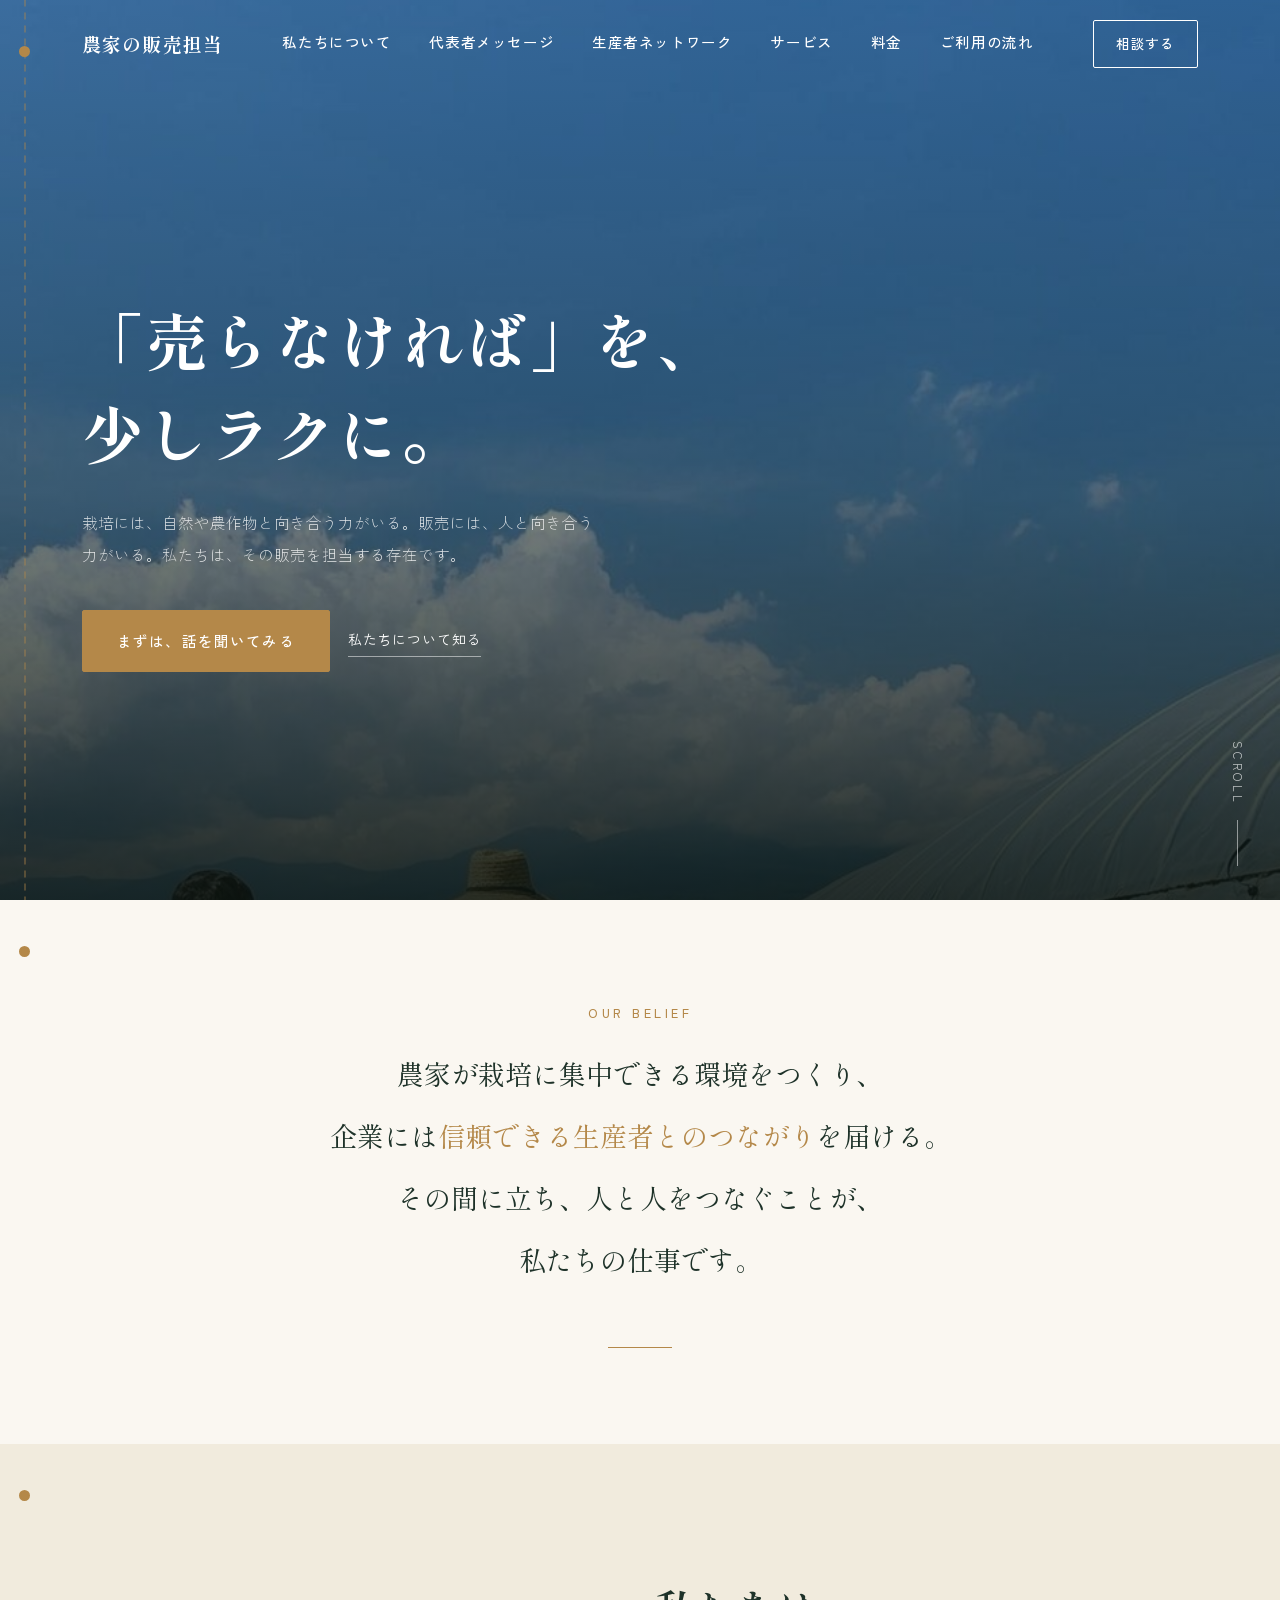
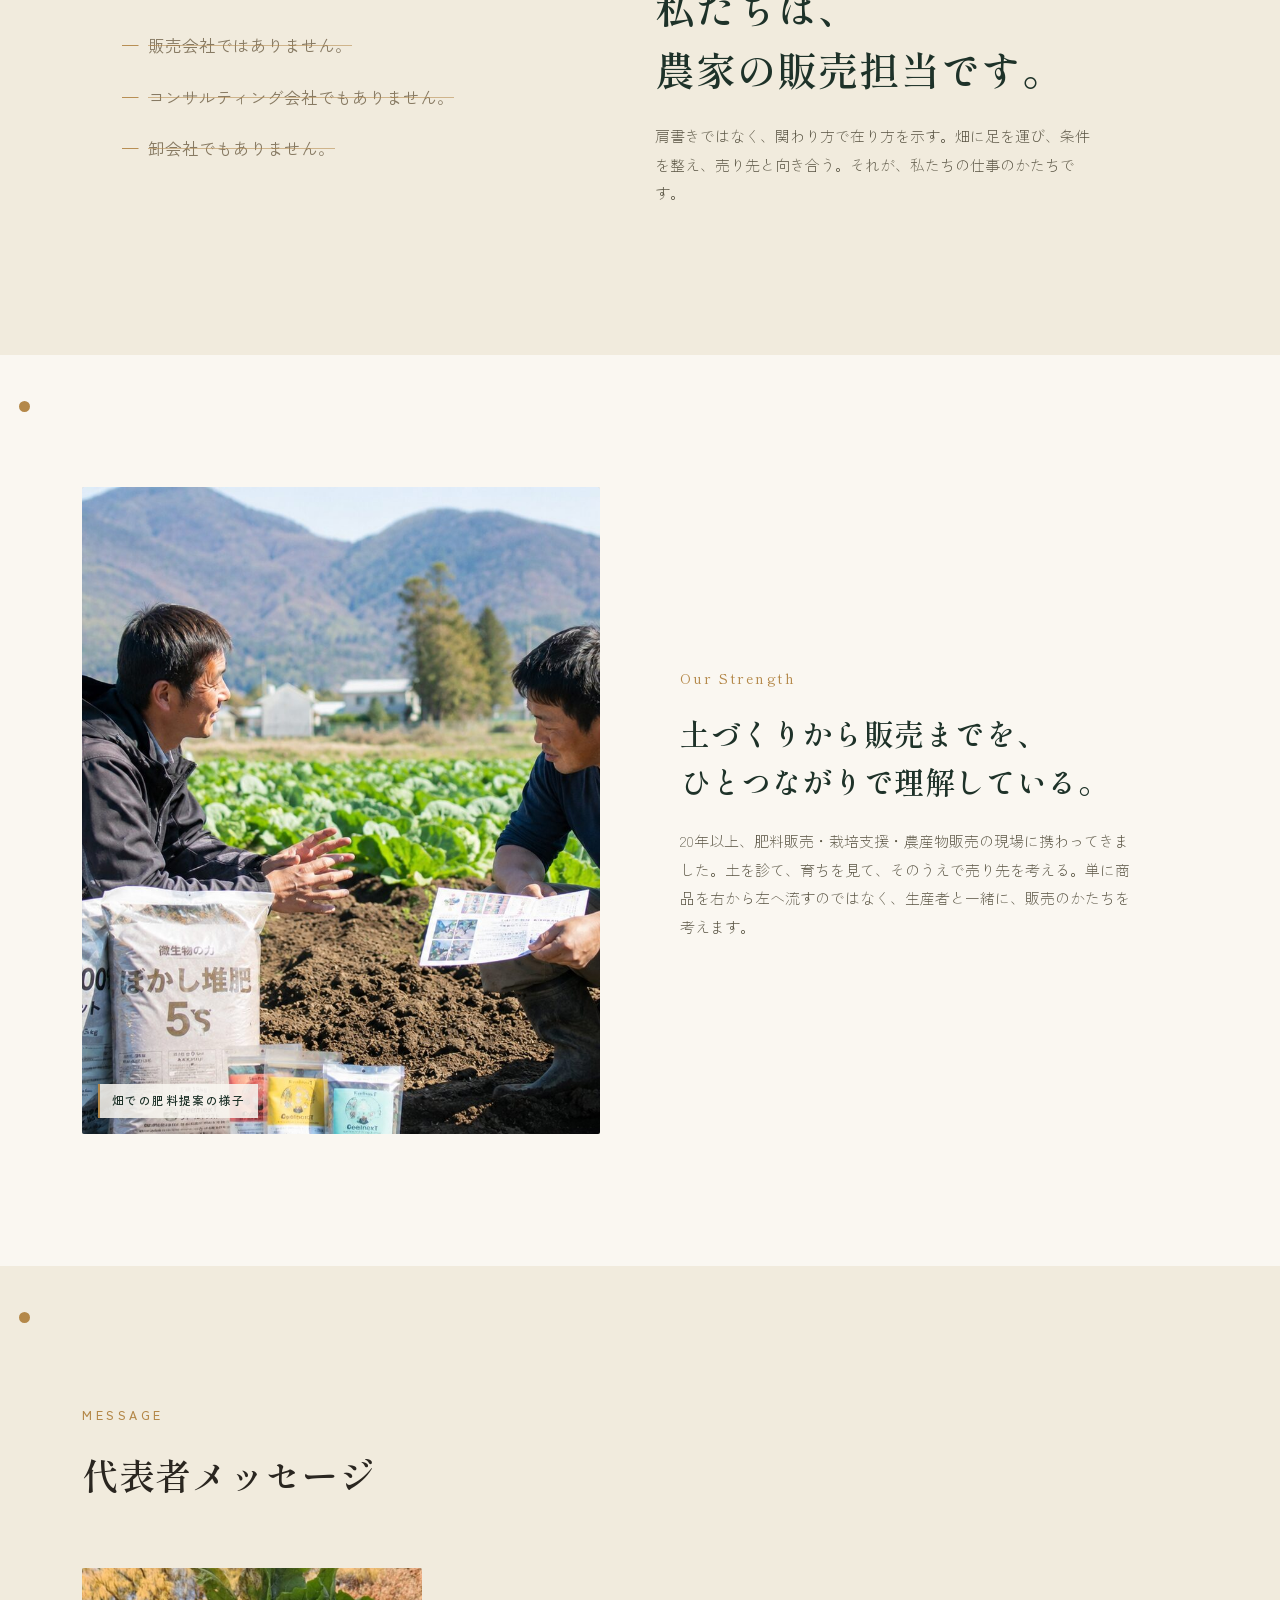
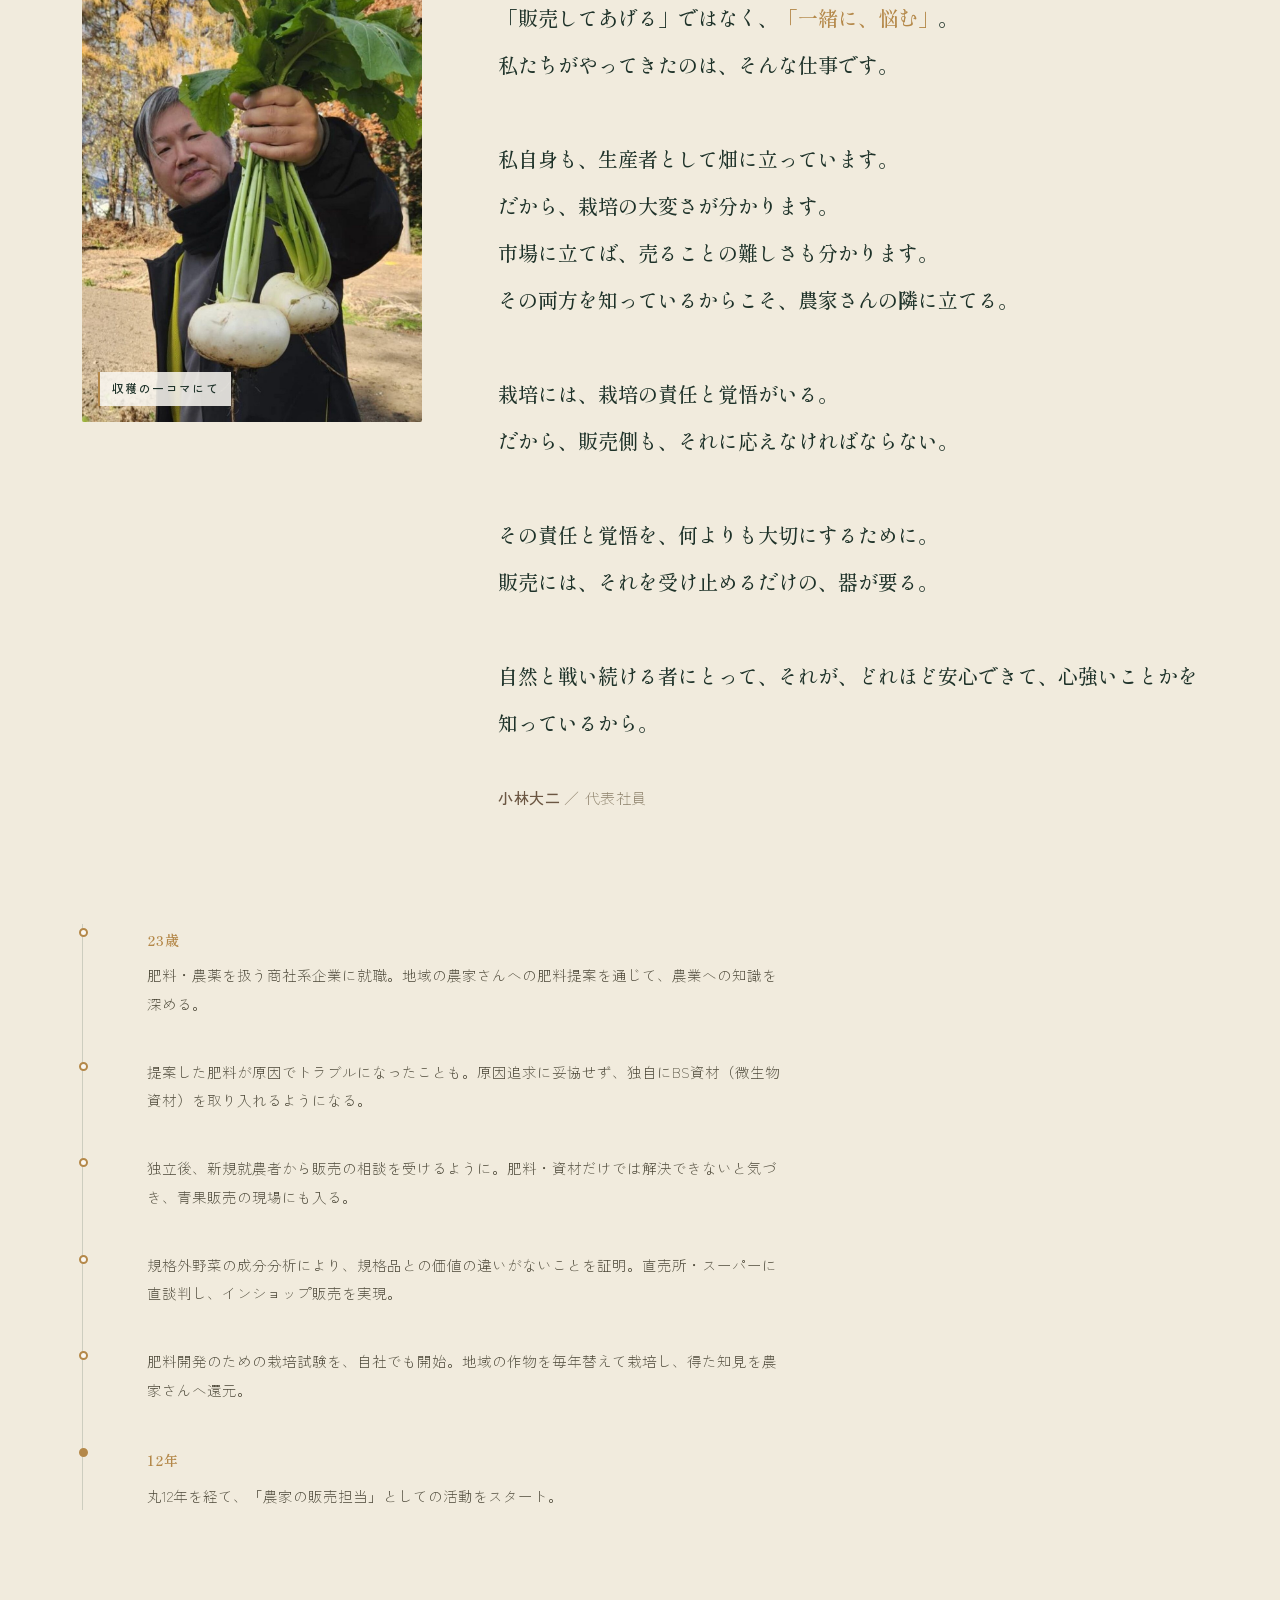
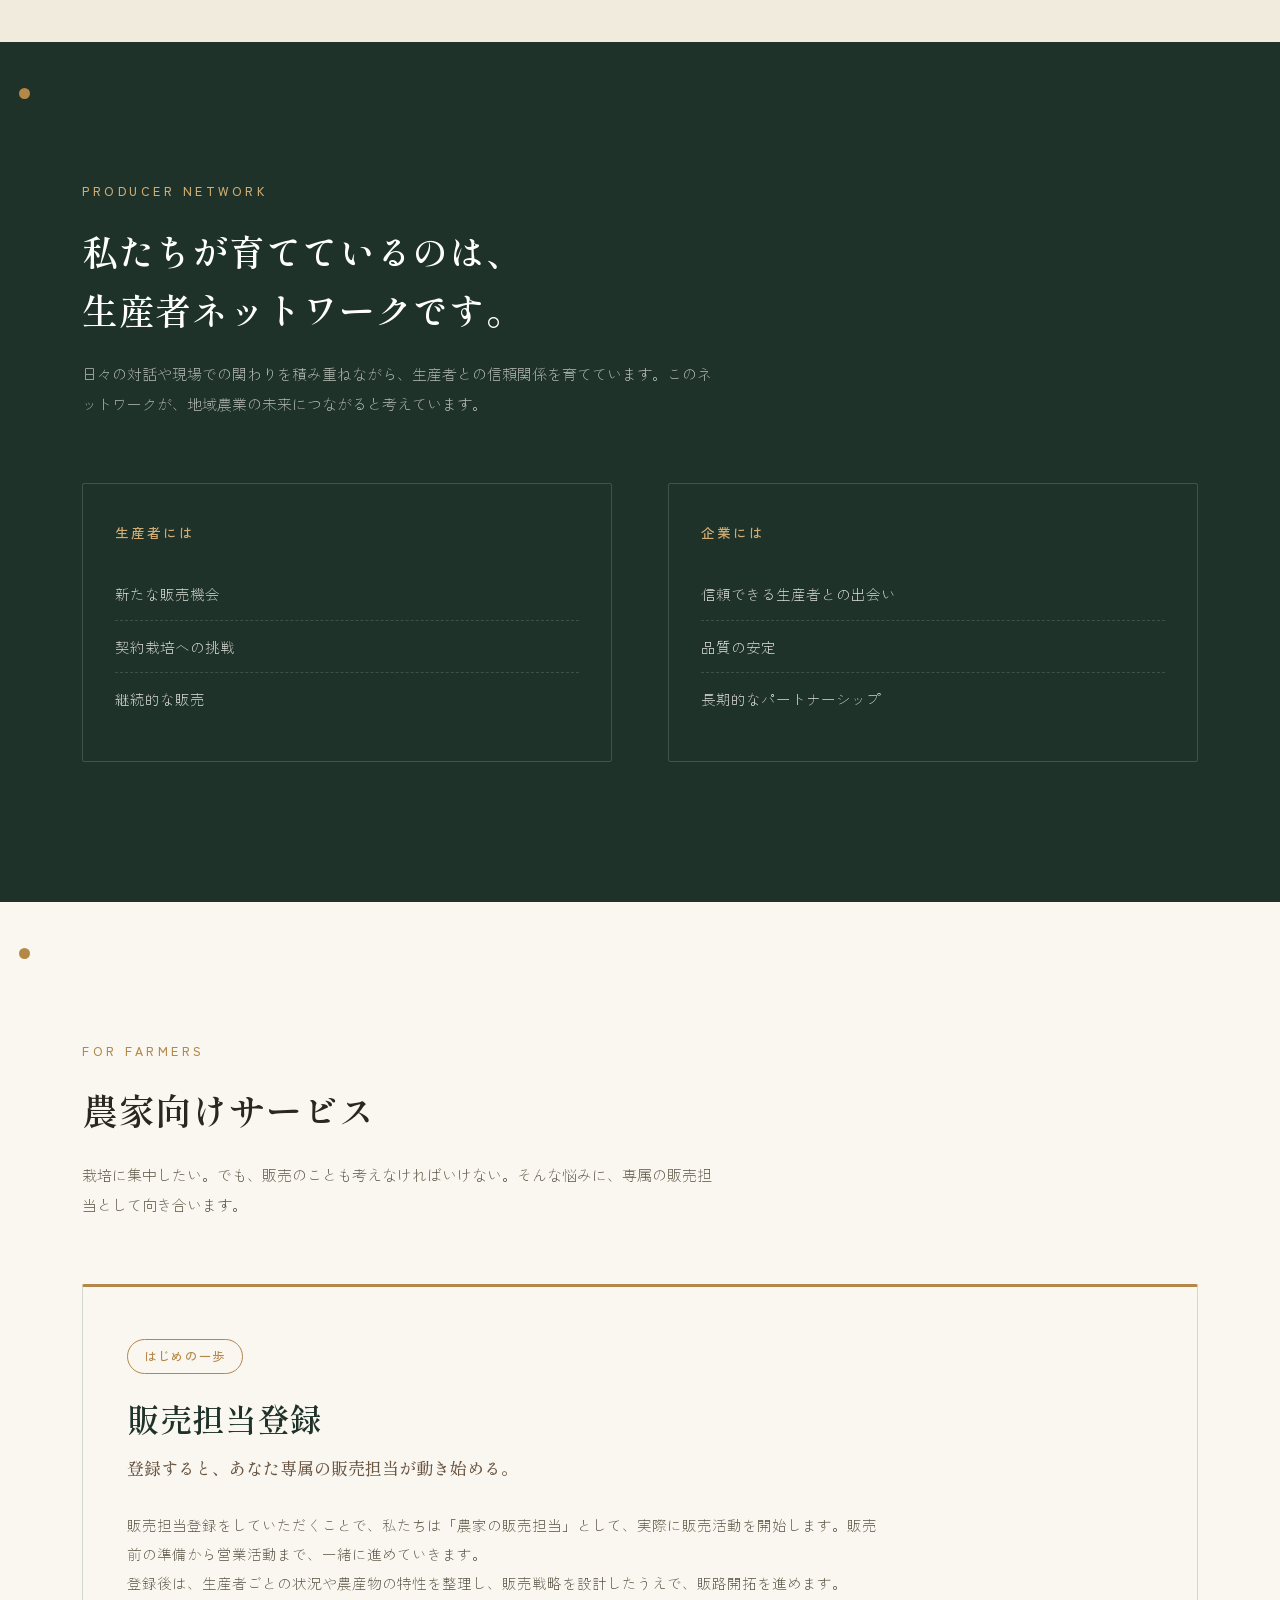
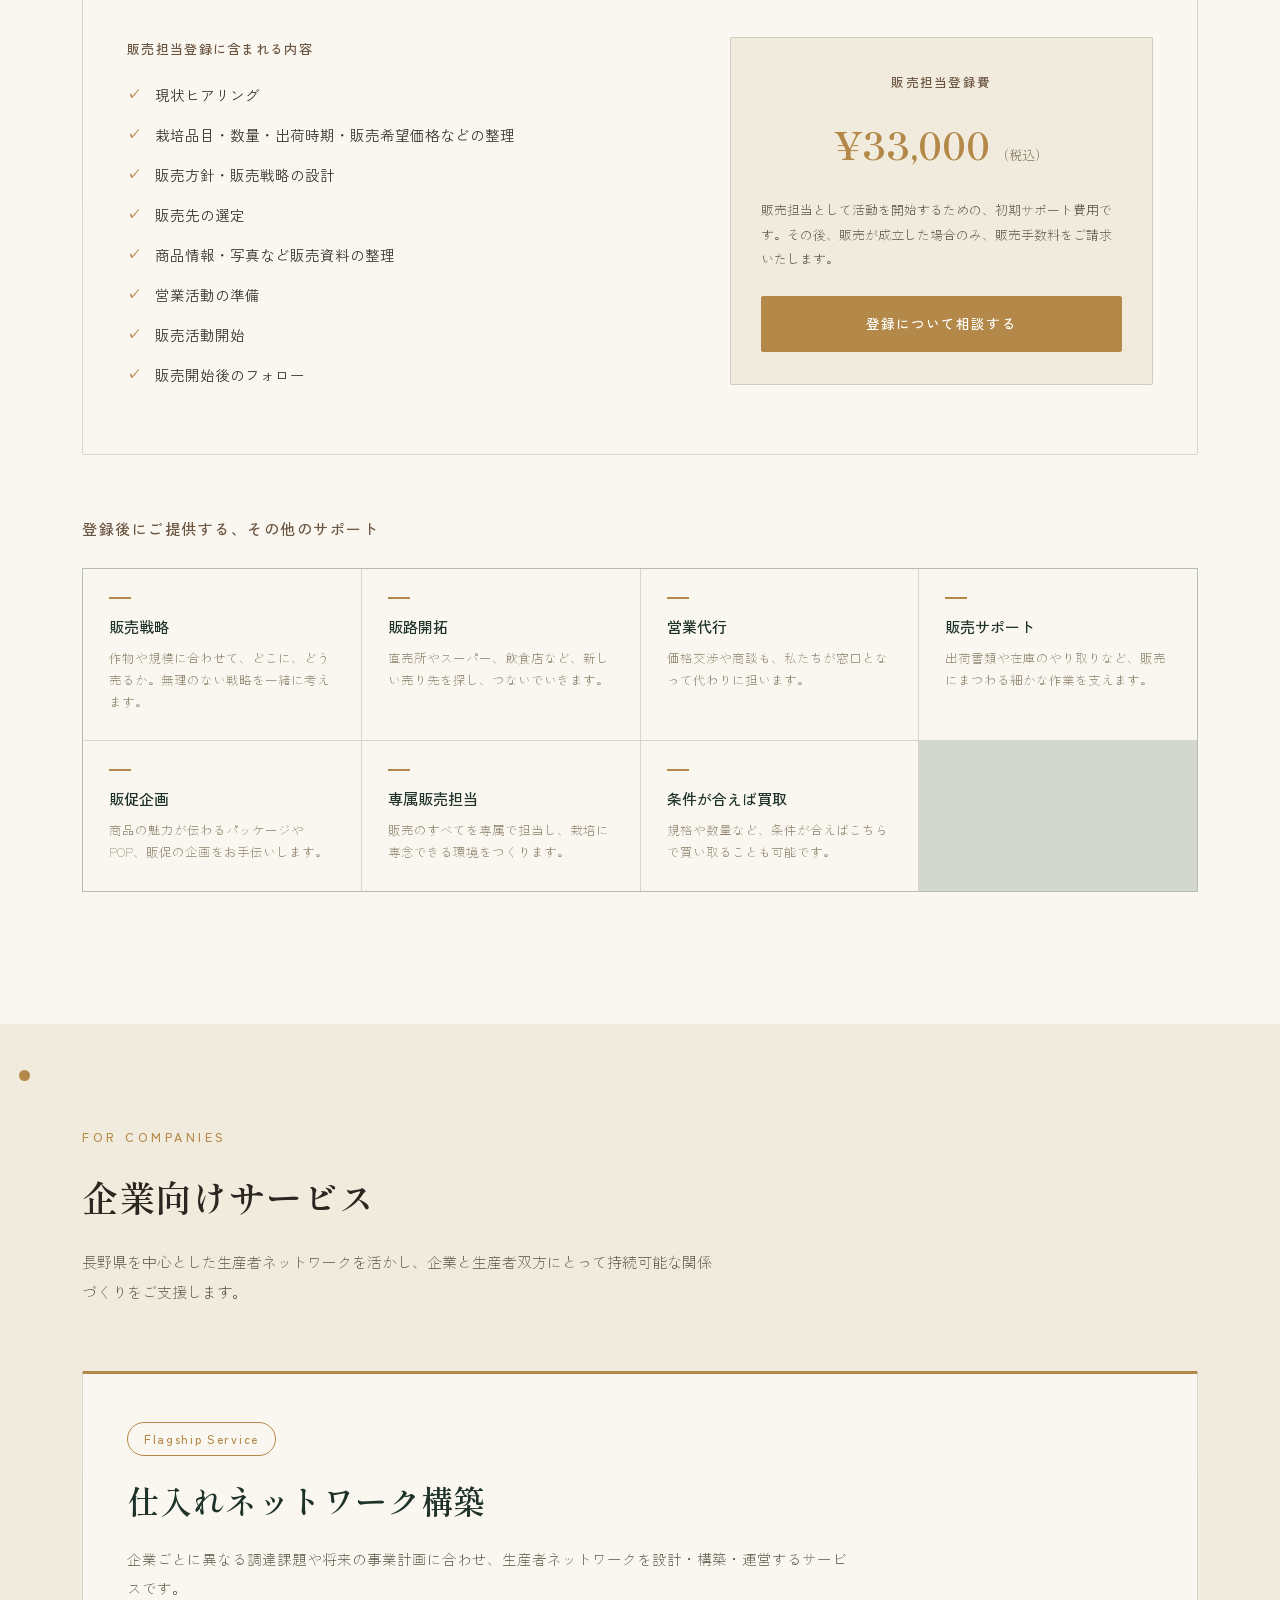
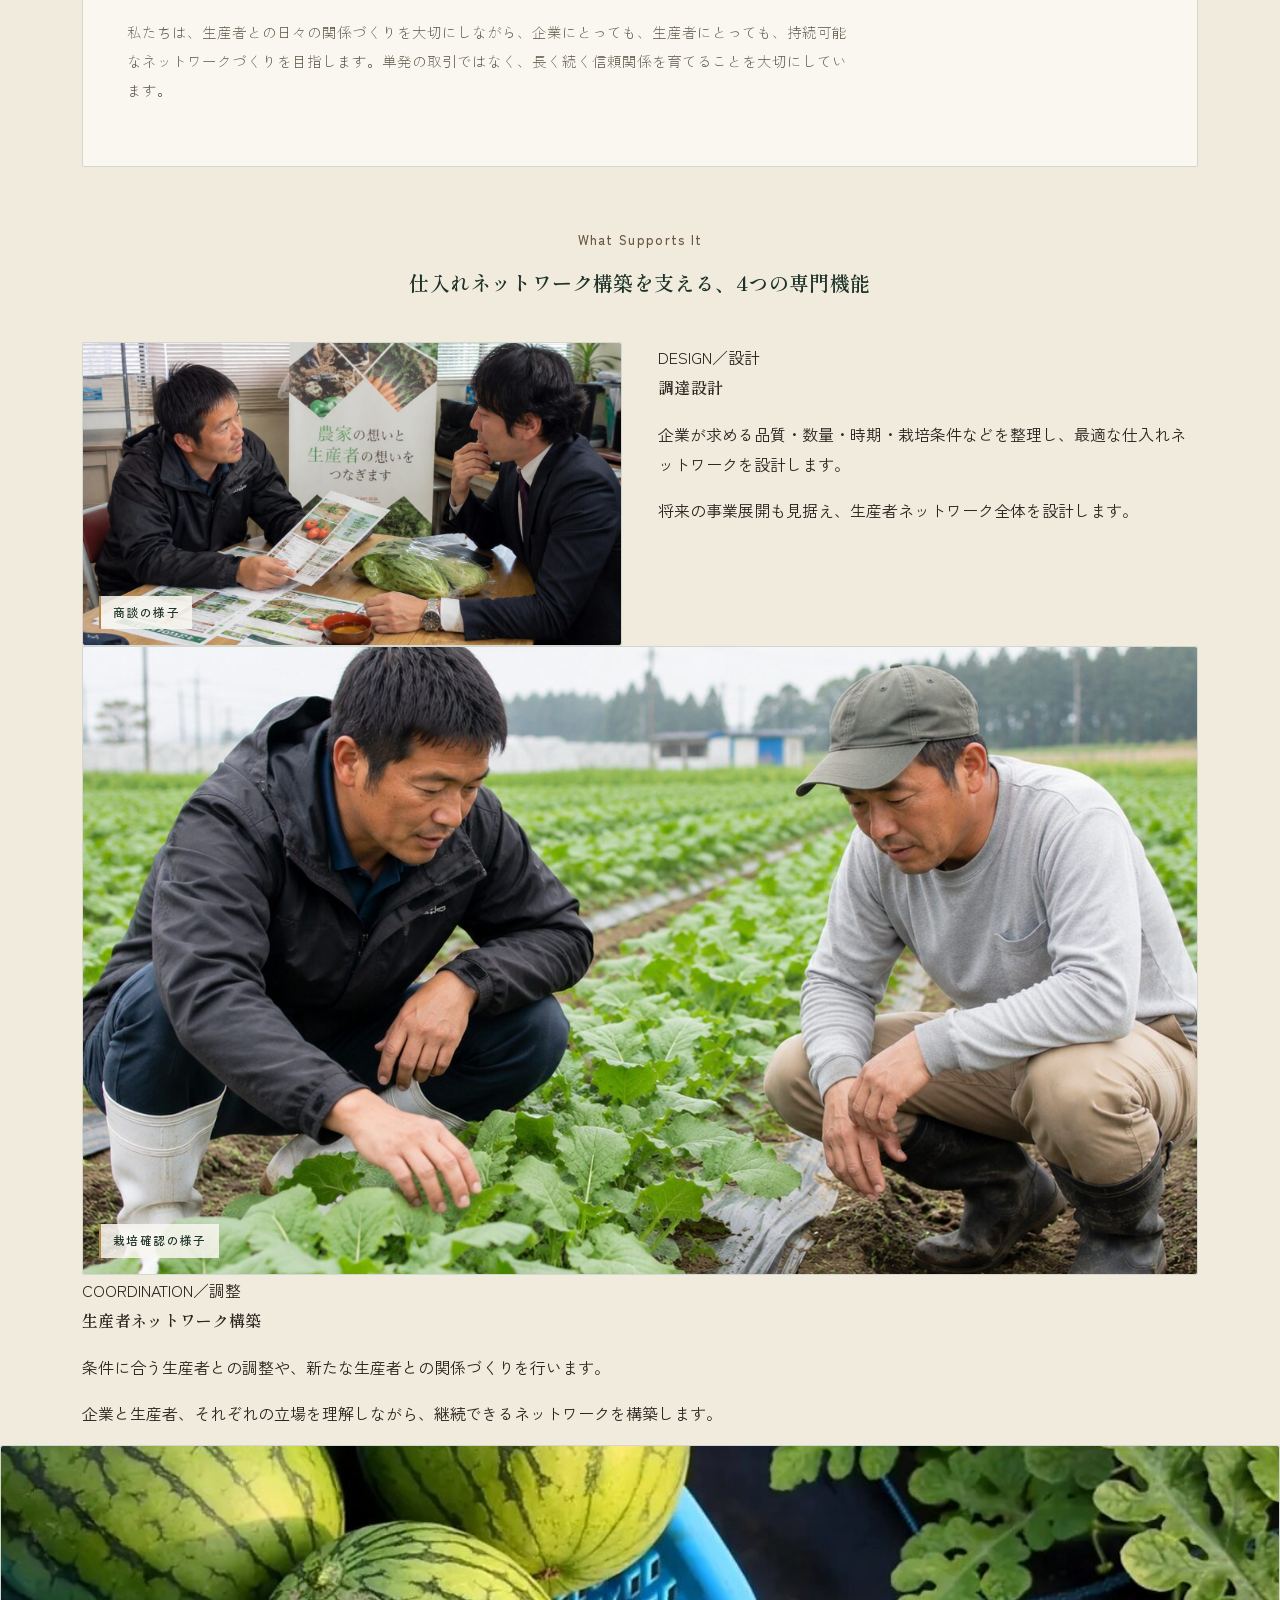
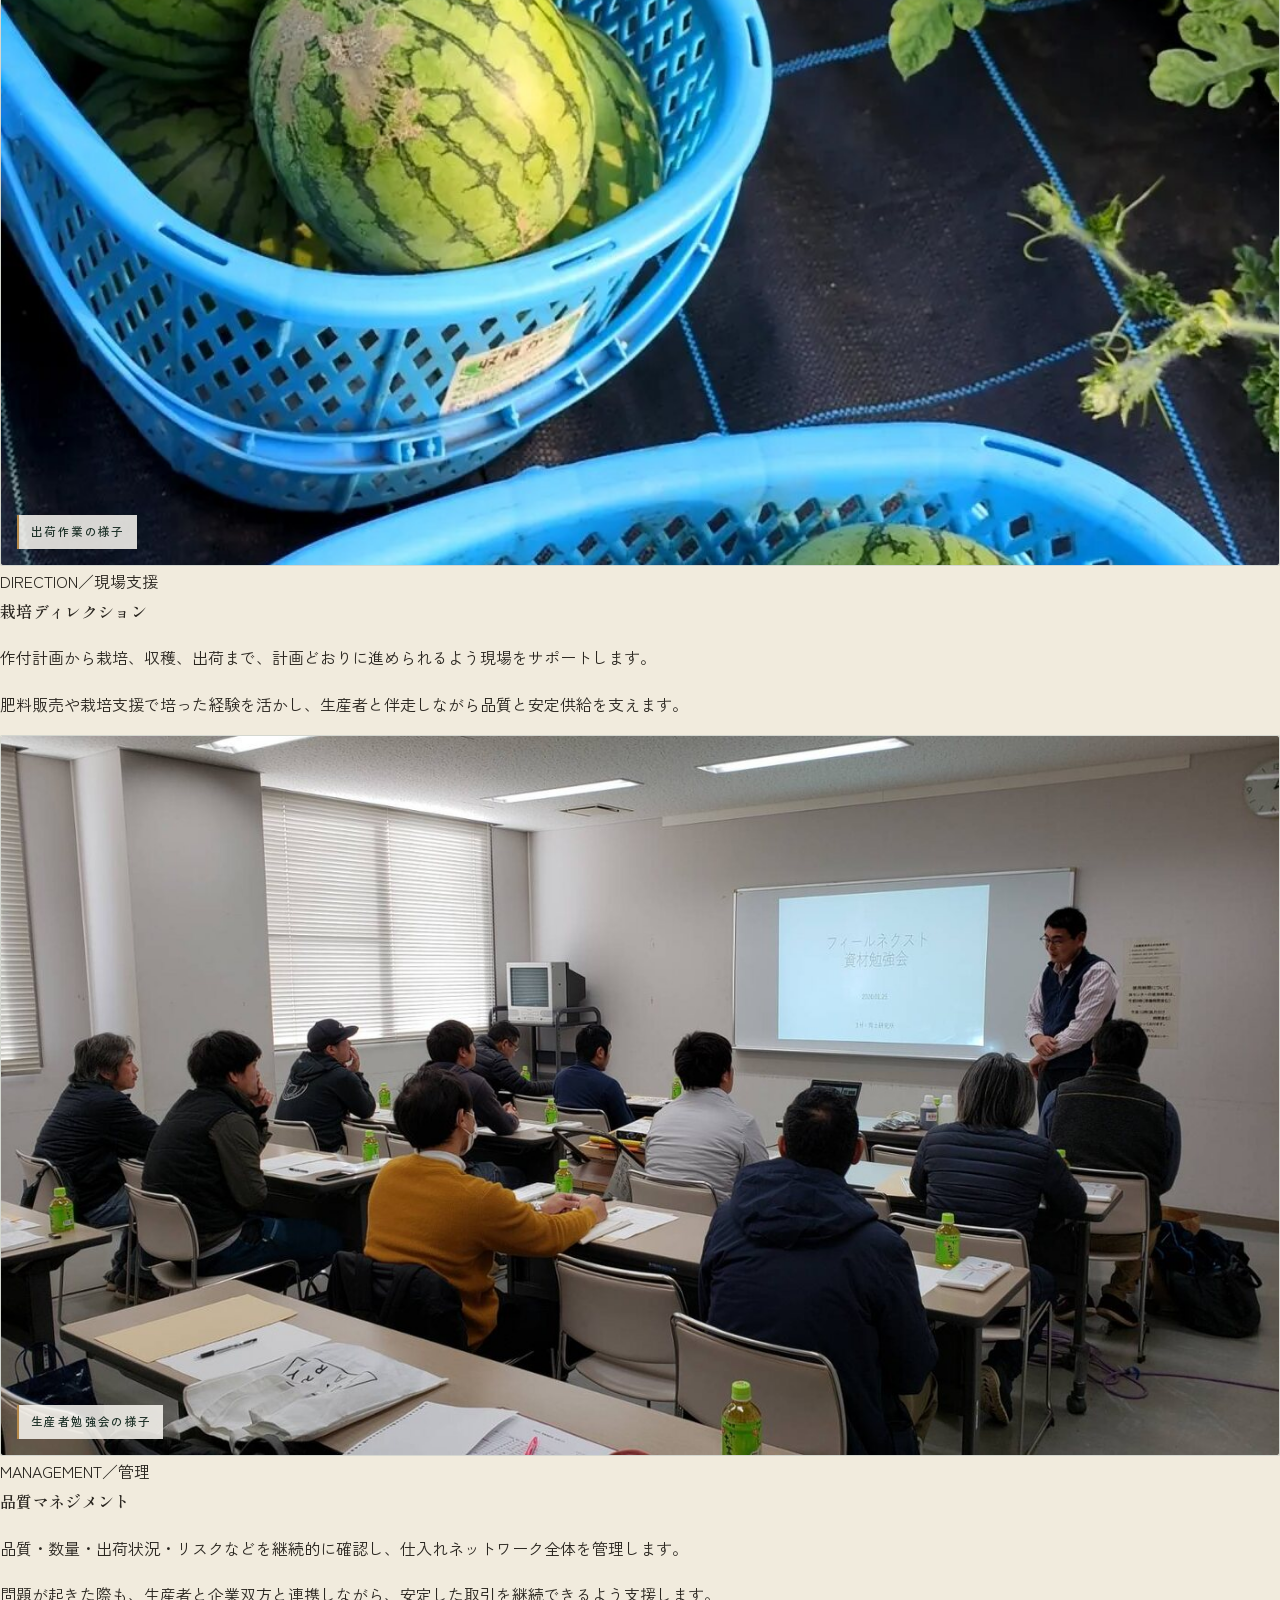
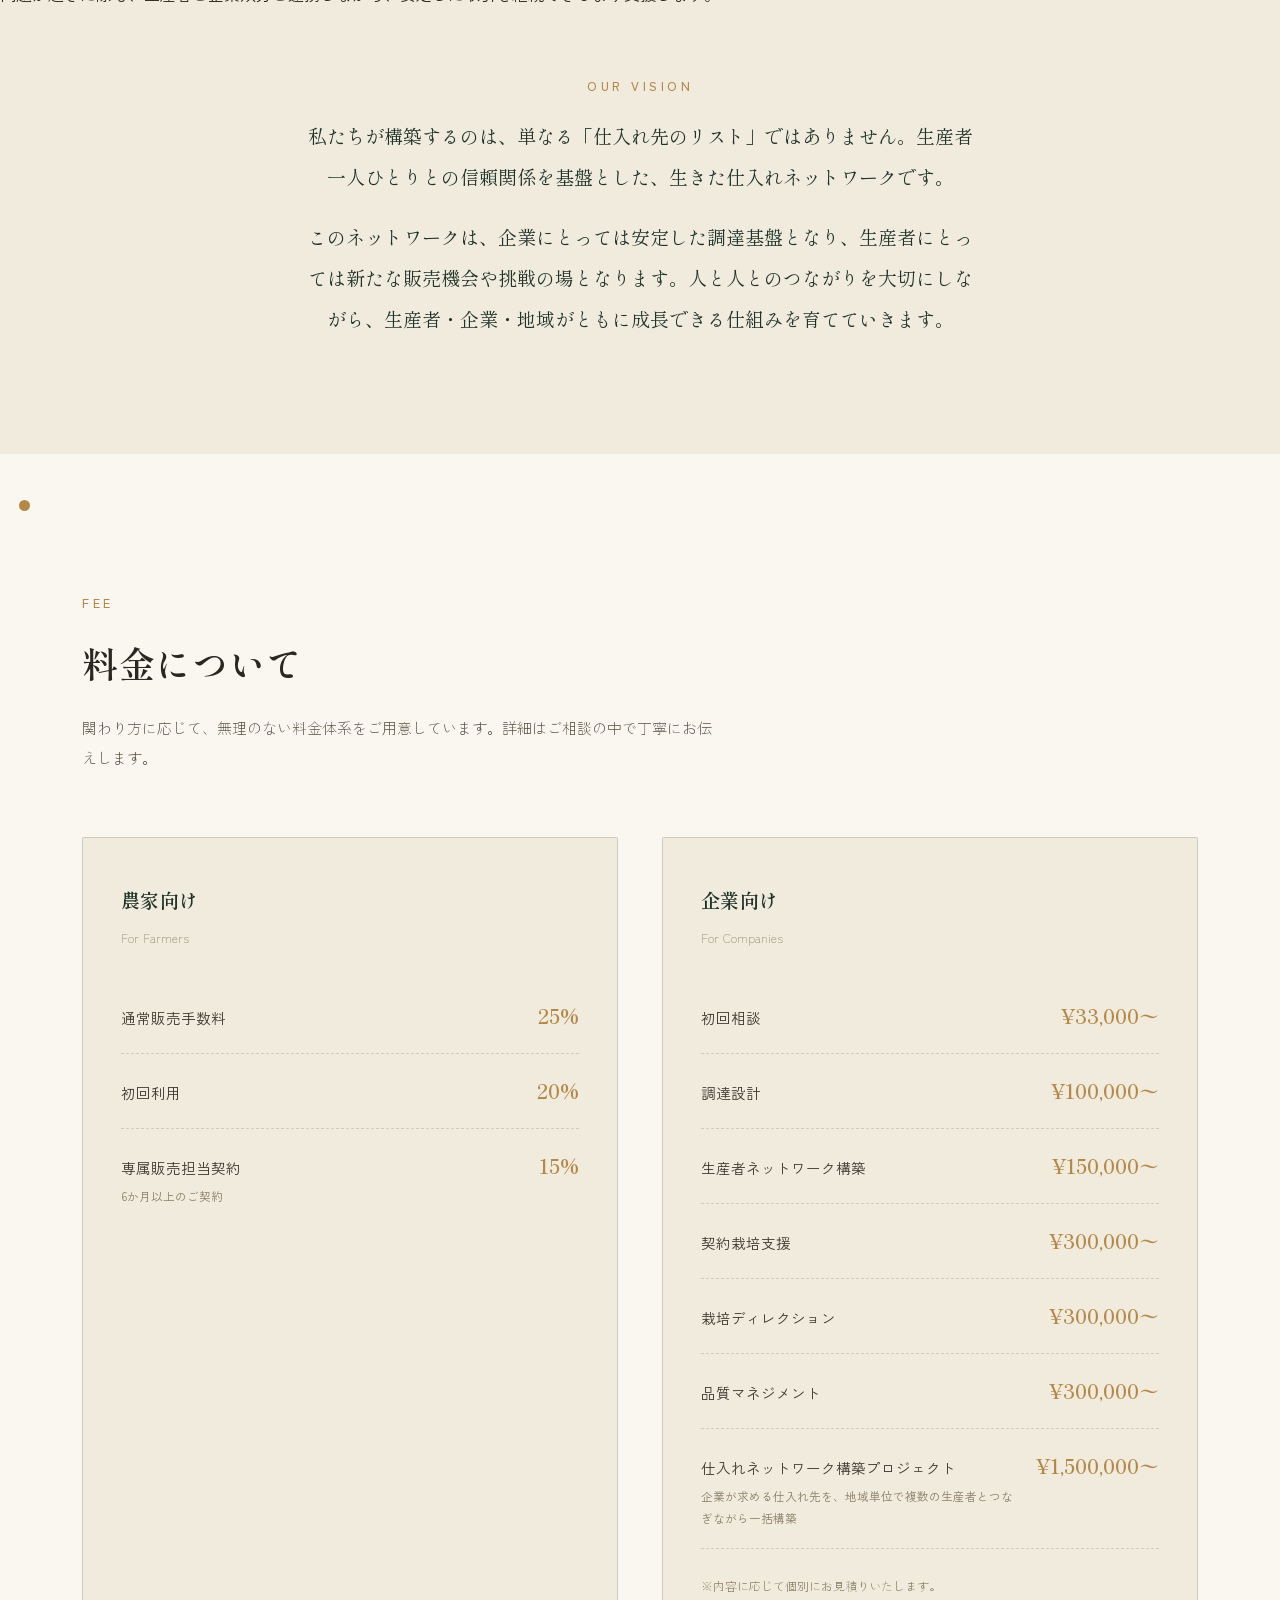
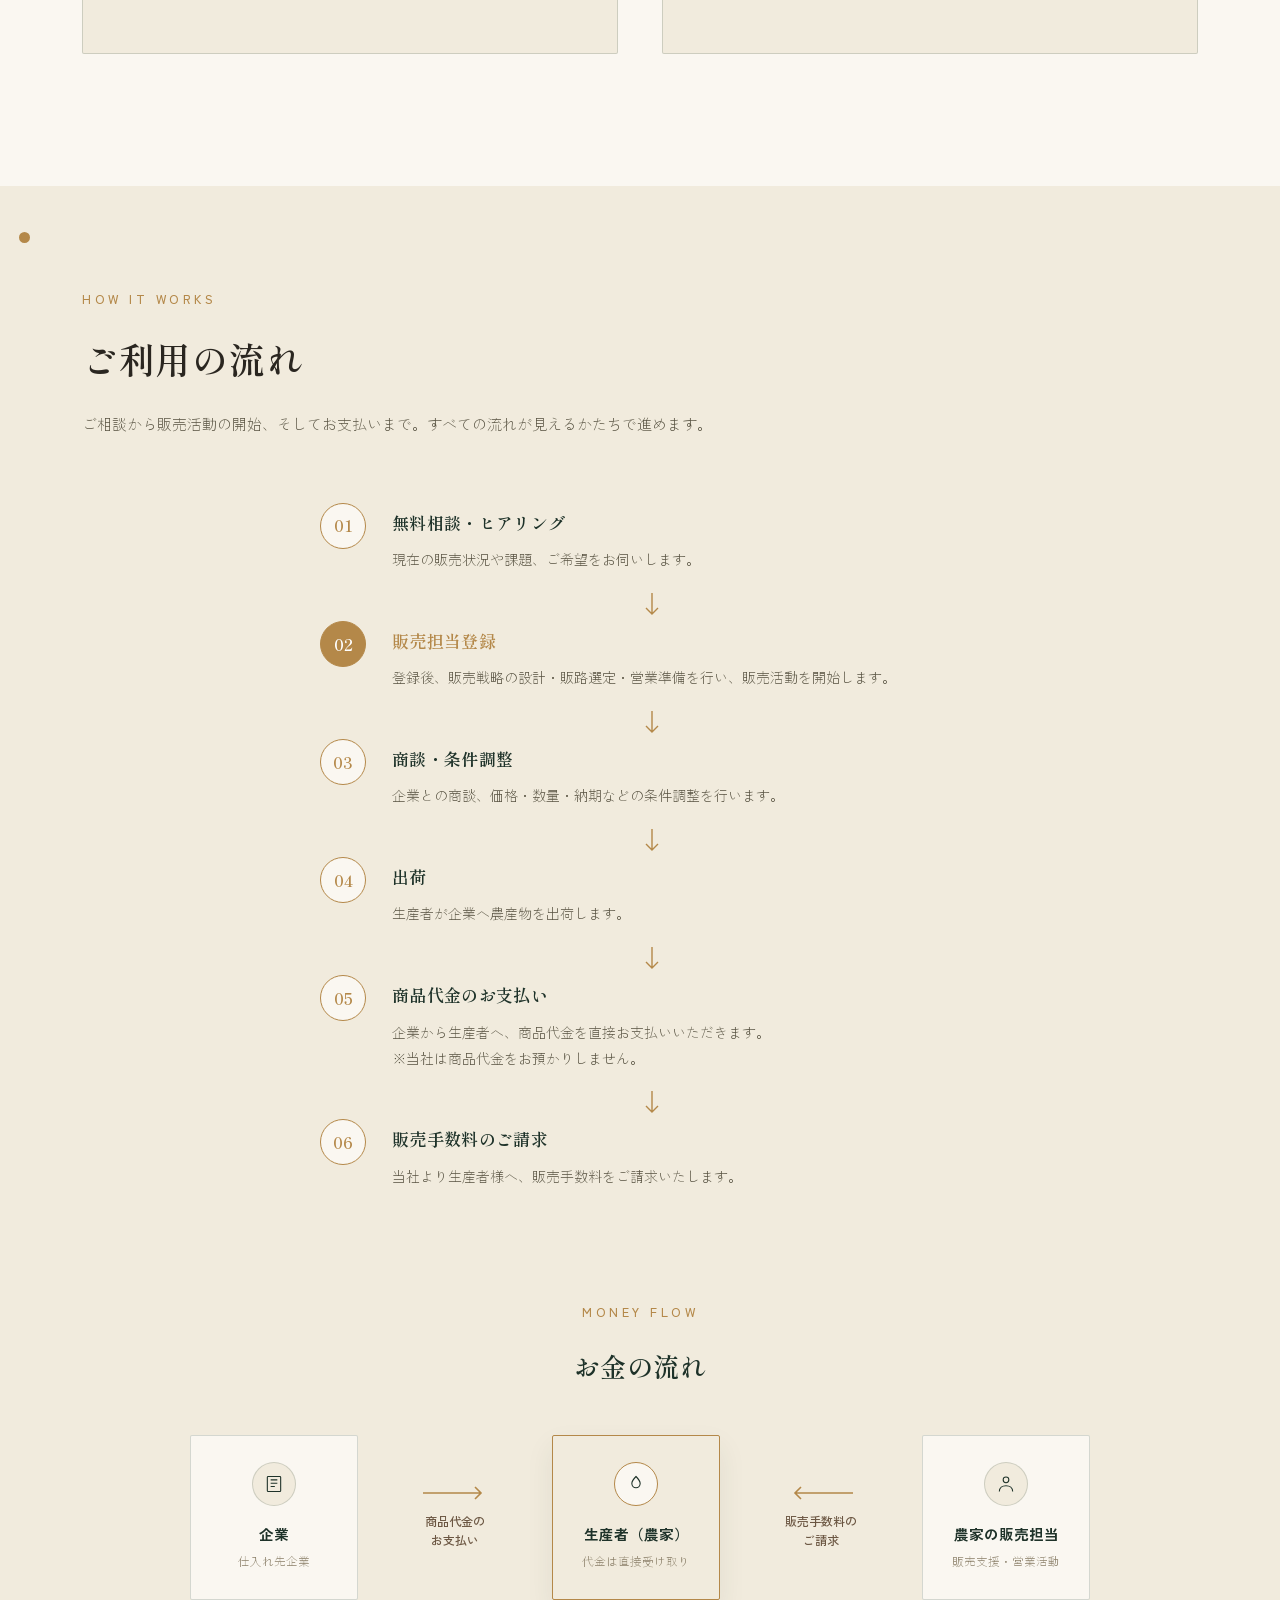
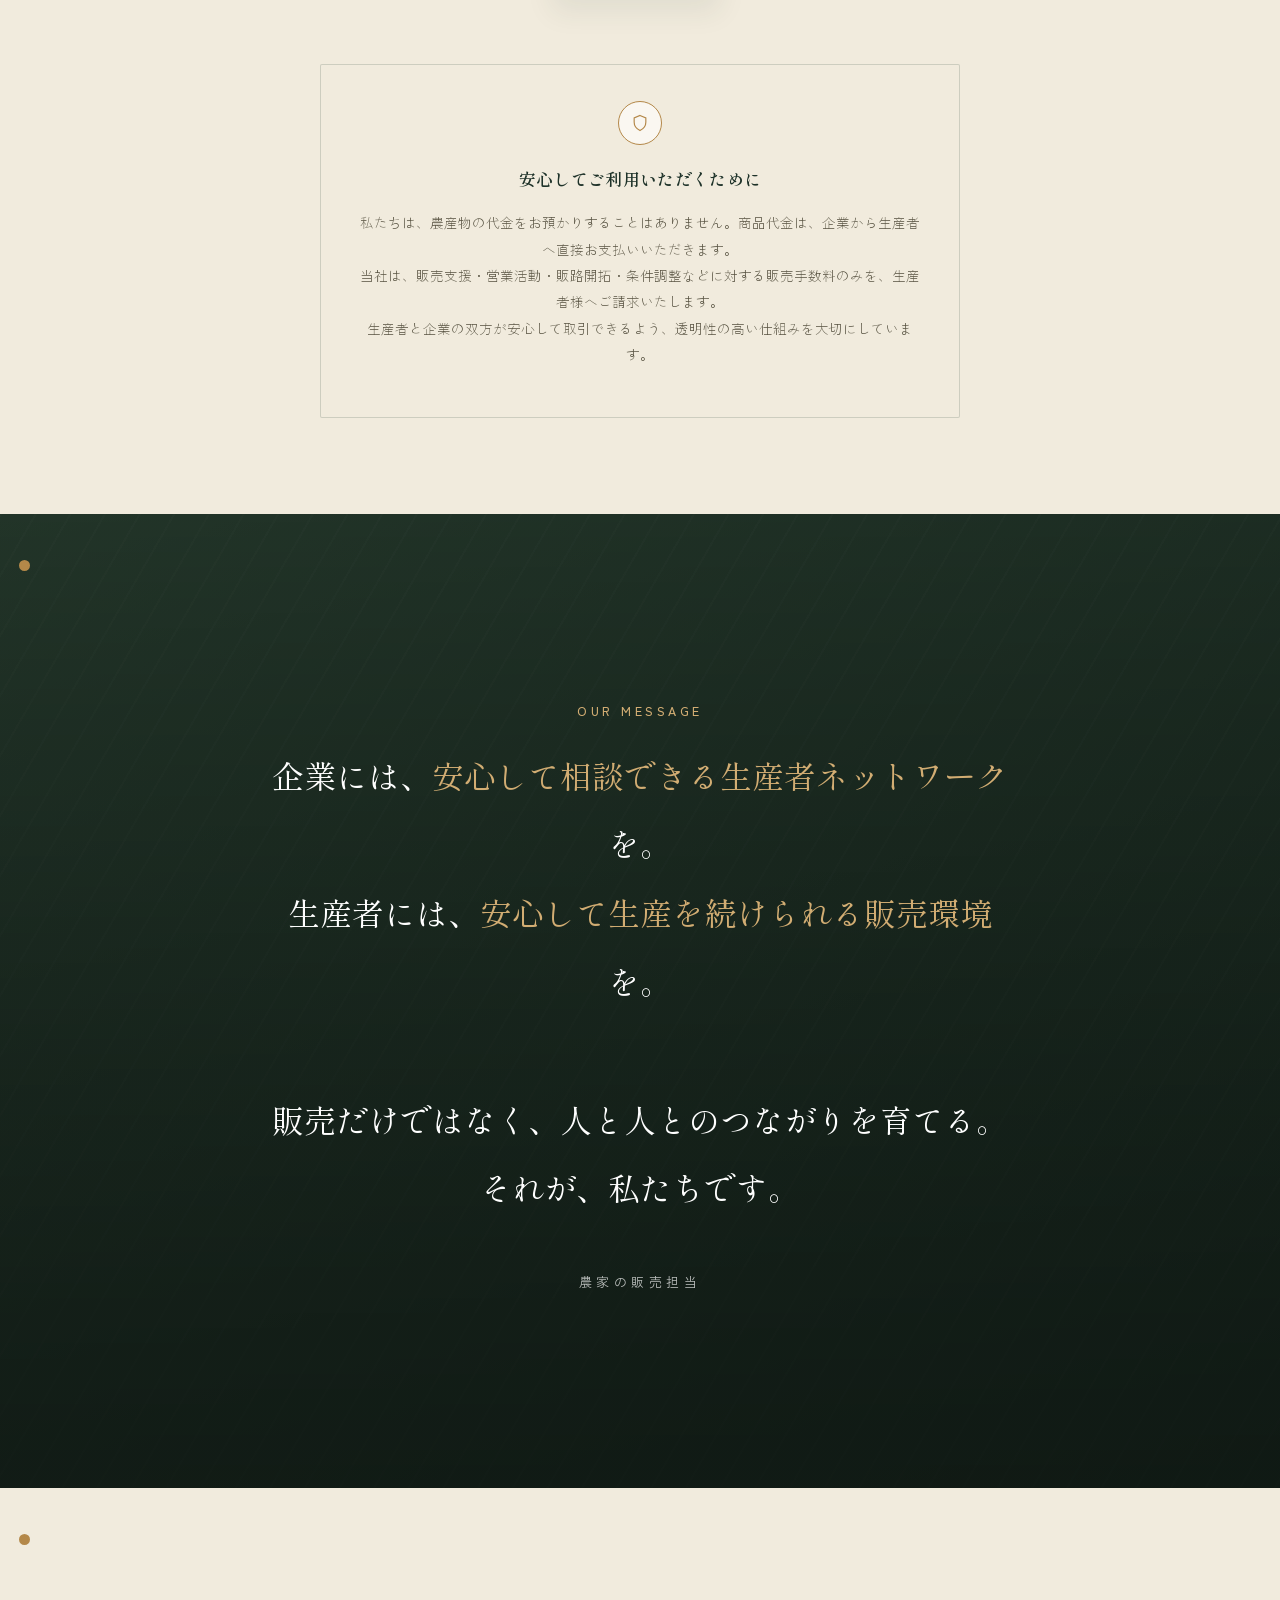
<file: index.html>
<!DOCTYPE html>
<html lang="ja">
<head>
<meta charset="UTF-8">
<meta name="viewport" content="width=device-width, initial-scale=1.0">

<title>農家の販売担当｜農産物の販路開拓・販売支援</title>
<meta name="description" content="長野県を中心に、農家の販路開拓・営業代行・販売戦略をサポートする「農家の販売担当」。企業向けには仕入れネットワークの構築・調達支援も行います。栽培に集中できる環境と、信頼できる仕入れ先を、生産者と企業の両方につなぎます。">
<meta name="robots" content="index,follow">
<link rel="canonical" href="https://feelnextllc-farmersales.github.io/nouka-hanbai-lp/">

<!-- Google Search Console Verification -->
<!-- ここにGoogleが発行するmetaタグをそのまま貼り付けてください -->
<!-- 例）<meta name="google-site-verification" content="ここにGoogleの認証コード"> -->


<!-- OGP / SNSシェア用 -->
<meta property="og:type" content="website">
<meta property="og:site_name" content="農家の販売担当">
<meta property="og:title" content="農家の販売担当｜農産物の販路開拓・販売支援">
<meta property="og:description" content="長野県を中心に、農家の販路開拓・営業代行・販売戦略をサポート。企業向けには仕入れネットワークの構築・調達支援も行います。">
<meta property="og:url" content="https://feelnextllc-farmersales.github.io/nouka-hanbai-lp/">
<meta property="og:image" content="https://feelnextllc-farmersales.github.io/nouka-hanbai-lp/hero.jpg">
<meta property="og:locale" content="ja_JP">

<meta name="twitter:card" content="summary_large_image">
<meta name="twitter:title" content="農家の販売担当｜農産物の販路開拓・販売支援">
<meta name="twitter:description" content="長野県を中心に、農家の販路開拓・営業代行・販売戦略をサポート。企業向けには仕入れネットワークの構築・調達支援も行います。">
<meta name="twitter:image" content="https://feelnextllc-farmersales.github.io/nouka-hanbai-lp/hero.jpg">

<link rel="icon" href="favicon.ico">

<link rel="preconnect" href="https://fonts.googleapis.com">
<link rel="preconnect" href="https://fonts.gstatic.com" crossorigin>
<link href="https://fonts.googleapis.com/css2?family=Shippori+Mincho:wght@400;500;600;700;800&family=Zen+Kaku+Gothic+New:wght@300;400;500;700&display=swap" rel="stylesheet">
<style>
  :root{
    --off-white:#FAF7F1;
    --ivory:#F1EBDD;
    --beige:#E3D6BC;
    --green:#2B4638;
    --green-deep:#1E3229;
    --brown:#6B5642;
    --gold:#B48849;
    --gold-light:#D2AD73;
    --ink:#2A2620;
    --line:rgba(43,70,56,0.18);
    --serif: 'Shippori Mincho', serif;
    --sans: 'Zen Kaku Gothic New', sans-serif;
    --maxw: 1180px;
  }
  *{box-sizing:border-box;}
  html{scroll-behavior:smooth;}
  body{
    margin:0;
    background:var(--off-white);
    color:var(--ink);
    font-family:var(--sans);
    font-weight:400;
    line-height:1.9;
    -webkit-font-smoothing:antialiased;
    overflow-x:hidden;
  }
  img{max-width:100%;display:block;}
  a{color:inherit;}
  .wrap{max-width:var(--maxw);margin:0 auto;padding:0 32px;}
  h1,h2,h3,h4{font-family:var(--serif);font-weight:600;margin:0;letter-spacing:.02em;}
  .eyebrow{
    font-family:var(--sans);
    font-size:12.5px;
    letter-spacing:.28em;
    color:var(--gold);
    font-weight:500;
    display:inline-block;
    margin-bottom:18px;
    text-transform:uppercase;
  }
  .skip-link{position:absolute;left:-999px;top:0;background:var(--green);color:#fff;padding:10px 16px;z-index:999;}
  .skip-link:focus{left:12px;top:12px;}

  /* ---------- thread signature ---------- */
  #thread-svg{
    position:fixed;
    left:24px;
    top:0;
    height:100vh;
    width:2px;
    z-index:5;
    pointer-events:none;
    opacity:.55;
  }
  #thread-svg path{
    fill:none;
    stroke:var(--gold);
    stroke-width:1.4;
    stroke-linecap:round;
    stroke-dasharray:6 7;
  }
  .thread-node{
    position:absolute;
    left:19px;
    width:11px;height:11px;
    border-radius:50%;
    background:var(--off-white);
    border:2px solid var(--gold);
    transform:scale(.4);
    opacity:0;
    transition:transform .6s cubic-bezier(.2,.8,.2,1), opacity .6s ease;
    z-index:6;
  }
  .thread-node.is-on{transform:scale(1);opacity:1;background:var(--gold);}
  @media (max-width: 880px){
    #thread-svg, .thread-node{display:none;}
  }

  /* ---------- header ---------- */
  header{
    position:fixed;top:0;left:0;right:0;
    z-index:100;
    background:rgba(250,247,241,0.0);
    transition:background .4s ease, box-shadow .4s ease, backdrop-filter .4s ease;
  }
  header.scrolled{
    background:rgba(250,247,241,0.92);
    backdrop-filter:blur(6px);
    box-shadow:0 1px 0 var(--line);
  }
  .nav-inner{
    max-width:var(--maxw);margin:0 auto;padding:20px 32px;
    display:flex;align-items:center;justify-content:space-between;
  }
  .logo{
    font-family:var(--serif);font-size:19px;font-weight:700;letter-spacing:.06em;
    color:var(--green-deep);
    text-decoration:none;
  }
  header.scrolled .logo, .hero-header .logo{color:var(--green-deep);}
  .hero-header:not(.scrolled) .logo{color:#fff;}
  nav.links{display:flex;gap:38px;list-style:none;margin:0;padding:0;}
  nav.links a{
    font-size:14.5px;text-decoration:none;font-weight:500;
    letter-spacing:.04em;
    color:var(--green-deep);
    position:relative;
    padding-bottom:4px;
  }
  .hero-header:not(.scrolled) nav.links a{color:#fff;}
  nav.links a::after{
    content:'';position:absolute;left:0;bottom:0;width:0;height:1px;background:currentColor;
    transition:width .3s ease;
  }
  nav.links a:hover::after{width:100%;}
  .nav-cta{
    font-size:13.5px;font-weight:500;letter-spacing:.06em;
    border:1px solid var(--green-deep);
    padding:10px 22px;border-radius:2px;
    text-decoration:none;white-space:nowrap;
    transition:background .3s ease,color .3s ease, border-color .3s ease;
  }
  .hero-header:not(.scrolled) .nav-cta{border-color:#fff;color:#fff;}
  .nav-cta:hover{background:var(--green-deep);color:#fff;}
  .hero-header:not(.scrolled) .nav-cta:hover{background:#fff;color:var(--green-deep);}
  .menu-btn{display:none;background:none;border:none;cursor:pointer;padding:8px;}
  .menu-btn span{display:block;width:22px;height:2px;background:var(--green-deep);margin:5px 0;transition:.3s;}
  .hero-header:not(.scrolled) .menu-btn span{background:#fff;}

  /* ---------- photo placeholder ---------- */
  .photo{
    position:relative;
    background:
      repeating-linear-gradient(135deg, rgba(43,70,56,0.07) 0 2px, transparent 2px 26px),
      linear-gradient(160deg, #DCD2BC 0%, #C9BC9E 100%);
    overflow:hidden;
    border-radius:2px;
  }
  .photo::before{
    content:'';position:absolute;inset:0;
    background:radial-gradient(circle at 30% 20%, rgba(255,255,255,.35), transparent 60%);
  }
  .photo-cap{
    position:absolute;left:16px;bottom:16px;
    font-size:11.5px;letter-spacing:.12em;
    color:var(--green-deep);
    background:rgba(250,247,241,.86);
    padding:6px 12px;
    border-left:2px solid var(--gold);
    font-weight:500;
  }
  .photo-icon{
    position:absolute;inset:0;display:flex;align-items:center;justify-content:center;
    opacity:.35;
  }
  .photo-icon svg{width:56px;height:56px;stroke:var(--green-deep);}
  .photo img{
    position:absolute;inset:0;width:100%;height:100%;object-fit:cover;
  }
  .photo.has-img::before{opacity:.5;mix-blend-mode:soft-light;}

  /* ---------- reveal ---------- */
  .reveal{opacity:0;transform:translateY(28px);transition:opacity .9s ease, transform .9s ease;}
  .reveal.is-visible{opacity:1;transform:translateY(0);}
  .reveal-delay-1{transition-delay:.12s;}
  .reveal-delay-2{transition-delay:.24s;}

  /* ---------- hero ---------- */
  .hero{
    position:relative;
    height:100svh;min-height:640px;
    display:flex;align-items:flex-end;
    color:#fff;
    background:
      linear-gradient(180deg, rgba(20,32,25,.3) 0%, rgba(18,28,22,.55) 55%, rgba(12,20,15,.88) 100%),
      url("hero.jpg") center 30% / cover no-repeat;
  }
  .hero-inner{
    width:100%;
    padding-bottom:96px;
  }
  .hero-inner .wrap{max-width:var(--maxw);}
  .hero h1{
    font-size:clamp(32px, 5.4vw, 62px);
    line-height:1.5;
    font-weight:700;
    max-width:780px;
    letter-spacing:.03em;
  }
  .hero p.lede{
    margin-top:28px;max-width:520px;
    font-size:15.5px;line-height:2.05;
    color:rgba(255,255,255,.86);
    font-weight:300;
  }
  .hero-cta-row{margin-top:40px;display:flex;gap:18px;flex-wrap:wrap;align-items:center;}
  .btn-primary{
    background:var(--gold);color:#fff;
    padding:16px 34px;border-radius:2px;
    text-decoration:none;font-size:14.5px;font-weight:500;letter-spacing:.08em;
    border:1px solid var(--gold);
    transition:background .3s ease, color .3s ease;
    display:inline-block;
  }
  .btn-primary:hover{background:transparent;color:#fff;}
  .btn-ghost{
    color:#fff;text-decoration:none;font-size:14px;letter-spacing:.06em;
    border-bottom:1px solid rgba(255,255,255,.5);
    padding-bottom:3px;
  }
  .scroll-cue{
    position:absolute;right:32px;bottom:34px;
    writing-mode:vertical-rl;
    font-size:11.5px;letter-spacing:.3em;color:rgba(255,255,255,.7);
    display:flex;align-items:center;gap:14px;
  }
  .scroll-cue::after{content:'';width:1px;height:46px;background:rgba(255,255,255,.5);animation:scrollpulse 2.2s ease-in-out infinite;}
  @keyframes scrollpulse{0%,100%{transform:scaleY(1);opacity:.4;}50%{transform:scaleY(.4);opacity:1;}}

  /* ---------- section generic ---------- */
  section{padding:132px 0;position:relative;}
  section.tight{padding:96px 0;}
  .section-head{max-width:640px;margin-bottom:64px;}
  .section-head h2{font-size:clamp(24px,3.4vw,36px);line-height:1.65;}
  .section-head p{margin-top:20px;font-size:15px;color:#55503f;font-weight:300;line-height:2;}

  /* ---------- philosophy (poetic) ---------- */
  .philosophy{text-align:center;}
  .philosophy .lines{
    font-family:var(--serif);
    font-size:clamp(19px,2.6vw,27px);
    line-height:2.3;
    color:var(--green-deep);
    max-width:680px;margin:0 auto;
  }
  .philosophy .lines .accent{color:var(--gold);}
  .philosophy .signature-line{
    margin:56px auto 0;width:64px;height:1px;background:var(--gold);
  }

  /* ---------- not / is ---------- */
  .not-is{background:var(--ivory);}
  .not-is-grid{display:flex;gap:70px;flex-wrap:wrap;align-items:center;}
  .not-list{flex:1 1 340px;min-width:280px;}
  .not-list li{
    list-style:none;font-size:16.5px;color:#877a63;
    text-decoration:line-through;text-decoration-color:rgba(180,136,73,.55);
    margin-bottom:20px;font-weight:400;
    padding-left:26px;position:relative;
  }
  .not-list li::before{content:'—';position:absolute;left:0;color:var(--gold);text-decoration:none;}
  .is-block{flex:1 1 380px;min-width:280px;}
  .is-block h3{font-size:clamp(26px,3.6vw,40px);color:var(--green-deep);line-height:1.55;}
  .is-block p{margin-top:22px;font-size:15px;color:#55503f;font-weight:300;max-width:440px;}

  /* ---------- strength split ---------- */
  .split{display:grid;grid-template-columns:1fr 1fr;gap:80px;align-items:center;}
  .split.reverse .split-media{order:2;}
  .split-media .photo{aspect-ratio:4/5;}
  .split-copy .num{font-family:var(--serif);font-size:14px;color:var(--gold);letter-spacing:.18em;margin-bottom:18px;display:block;}
  .split-copy h3{font-size:clamp(22px,3vw,30px);line-height:1.6;color:var(--green-deep);}
  .split-copy p{margin-top:22px;font-size:15px;color:#55503f;font-weight:300;max-width:460px;}
  @media (max-width:880px){
    .split, .split.reverse{grid-template-columns:1fr;gap:40px;}
    .split.reverse .split-media{order:0;}
  }

  /* ---------- network (dark) ---------- */
  .network{
    background:var(--green-deep);color:var(--off-white);
  }
  .network .eyebrow{color:var(--gold-light);}
  .network .section-head h2{color:#fff;}
  .network .section-head p{color:rgba(250,247,241,.72);}
  .network-cols{display:grid;grid-template-columns:1fr 1fr;gap:56px;margin-top:20px;margin-bottom:8px;}
  .network-card{
    border:1px solid rgba(250,247,241,.16);
    padding:36px 32px;border-radius:2px;
  }
  .network-card h4{font-size:13.5px;letter-spacing:.14em;color:var(--gold-light);margin-bottom:22px;font-weight:500;font-family:var(--sans);}
  .network-card ul{margin:0;padding:0;list-style:none;}
  .network-card li{
    font-size:14.5px;padding:12px 0;border-bottom:1px dashed rgba(250,247,241,.15);
    color:rgba(250,247,241,.9);font-weight:300;
  }
  .network-card li:last-child{border-bottom:none;}

  /* ---------- founder message ---------- */
  .founder{background:var(--ivory);}
  .founder-grid{display:grid;grid-template-columns:340px 1fr;gap:76px;align-items:start;}
  .founder-media .photo{aspect-ratio:3/4;}
  .founder-quote{padding-top:6px;}
  .quote-lines{
    font-family:var(--serif);
    font-size:clamp(17px,2vw,20px);
    line-height:2.35;
    color:var(--green-deep);
    font-weight:500;
  }
  .quote-lines .accent{color:var(--gold);}
  .founder-name{
    margin-top:38px;font-size:15px;color:var(--brown);font-weight:500;
    letter-spacing:.04em;
  }
  .founder-name span{font-weight:300;color:#8a7f68;margin-left:4px;}
  @media (max-width:820px){
    .founder-grid{grid-template-columns:1fr;gap:36px;}
    .founder-media .photo{max-width:280px;}
  }

  .timeline{
    margin-top:96px;
    position:relative;
    padding-left:34px;
    border-left:1px solid var(--line);
  }
  .timeline-item{
    position:relative;
    padding:0 0 40px 30px;
  }
  .timeline-item:last-child{padding-bottom:0;}
  .timeline-item::before{
    content:'';position:absolute;left:-38.5px;top:4px;
    width:9px;height:9px;border-radius:50%;
    background:var(--off-white);border:2px solid var(--gold);
    box-sizing:border-box;
  }
  .timeline-item.final::before{background:var(--gold);}
  .t-mark{
    display:inline-block;
    font-family:var(--serif);font-size:14px;font-weight:600;
    color:var(--gold);letter-spacing:.08em;margin-bottom:8px;
  }
  .timeline-item p{margin:0;font-size:14.5px;color:#4a4636;font-weight:300;max-width:640px;line-height:1.95;}
  @media (max-width:600px){
    .timeline{padding-left:22px;}
    .timeline-item{padding-left:20px;}
    .timeline-item::before{left:-26.5px;}
  }
  @media (max-width:760px){.network-cols{grid-template-columns:1fr;}}

  /* ---------- services (farm) ---------- */
  .service-grid{display:grid;grid-template-columns:repeat(4,1fr);gap:1px;background:var(--line);border:1px solid var(--line);}
  .service-card{
    background:var(--off-white);
    padding:28px 26px;min-height:150px;
    display:flex;flex-direction:column;
  }
  .service-card .mark{width:22px;height:2px;background:var(--gold);flex:none;}
  .service-card .service-title{
    display:block;margin-top:16px;font-size:15px;font-weight:500;color:var(--green-deep);line-height:1.6;
    font-family:var(--sans);
  }
  .service-card .service-desc{
    margin:8px 0 0;font-size:12.5px;color:#8a7f68;font-weight:300;line-height:1.75;
  }
  @media (max-width:920px){.service-grid{grid-template-columns:repeat(2,1fr);}}
  @media (max-width:560px){
    .service-grid{grid-template-columns:1fr;}
    .service-card{
      min-height:0;flex-direction:row;align-items:flex-start;gap:16px;padding:20px 22px;
    }
    .service-card .mark{width:16px;margin-top:9px;}
    .service-card .service-title{margin-top:0;}
    .service-card .service-text{flex:1;min-width:0;}
  }

  /* ---------- registration (販売担当登録) ---------- */
  .registration-card{
    background:var(--off-white);
    border:1px solid var(--line);
    border-top:3px solid var(--gold);
    border-radius:2px;
    padding:52px 44px;
    margin-bottom:60px;
  }
  .reg-badge{
    display:inline-block;font-size:12px;letter-spacing:.14em;color:var(--gold);
    border:1px solid var(--gold);border-radius:999px;padding:5px 16px;font-weight:500;
  }
  .registration-card h3{
    margin-top:20px;font-size:clamp(24px,3vw,32px);color:var(--green-deep);line-height:1.5;
  }
  .reg-lead{
    margin-top:10px;font-family:var(--serif);font-size:17px;color:var(--brown);font-weight:500;
  }
  .reg-desc{
    margin-top:26px;font-size:14.5px;color:#55503f;font-weight:300;line-height:2;max-width:760px;
  }
  .reg-body{
    margin-top:40px;
    display:grid;grid-template-columns:1.3fr 1fr;gap:52px;
    align-items:start;
  }
  .reg-includes h4{
    font-size:13px;letter-spacing:.1em;color:var(--brown);font-weight:500;margin-bottom:20px;
    font-family:var(--sans);
  }
  .reg-list{margin:0;padding:0;list-style:none;}
  .reg-list li{
    position:relative;padding-left:28px;margin-bottom:14px;
    font-size:14.5px;color:#3b382f;font-weight:400;line-height:1.8;
  }
  .reg-list li::before{
    content:'✓';position:absolute;left:0;top:0;color:var(--gold);font-weight:700;font-size:13px;
  }
  .reg-price{
    background:var(--ivory);border:1px solid var(--line);border-radius:2px;
    padding:32px 30px;text-align:center;
  }
  .reg-price-label{display:block;font-size:12.5px;letter-spacing:.1em;color:var(--brown);font-weight:500;}
  .reg-price-value{
    display:block;margin-top:14px;font-family:var(--serif);font-size:38px;color:var(--gold);font-weight:700;
  }
  .reg-price-value small{font-size:13px;color:#8a7f68;font-weight:400;margin-left:6px;}
  .reg-price-note{
    margin-top:18px;font-size:13px;color:#55503f;font-weight:300;line-height:1.9;text-align:left;
  }
  .reg-cta{
    display:block;margin-top:24px;text-align:center;color:#fff;padding:14px 20px;font-size:13.5px;
  }
  @media (max-width:880px){
    .registration-card{padding:38px 26px;}
    .reg-body{grid-template-columns:1fr;gap:34px;}
  }

  /* ---------- network service (仕入れネットワーク構築) ---------- */
  .network-intro{
    background:var(--off-white);
    border:1px solid var(--line);
    border-top:3px solid var(--gold);
    border-radius:2px;
    padding:48px 44px;
    margin-bottom:56px;
  }
  .network-intro .reg-badge{margin-bottom:0;}
  .network-intro h3{
    margin-top:20px;font-size:clamp(24px,3vw,32px);color:var(--green-deep);line-height:1.5;
  }
  .network-intro p{
    margin-top:20px;font-size:14.5px;color:#55503f;font-weight:300;line-height:2;max-width:720px;
  }
  .network-intro p + p{margin-top:14px;}

  .functions-head{
    text-align:center;margin-bottom:40px;
  }
  .functions-head span{
    font-size:13px;letter-spacing:.1em;color:var(--brown);font-weight:500;
  }
  .functions-head h4{
    margin-top:10px;font-size:20px;color:var(--green-deep);font-family:var(--serif);
  }

  .function-grid{
    display:grid;grid-template-columns:1fr 1fr;gap:36px;
  }
  .function-card{
    background:var(--off-white);border:1px solid var(--line);border-radius:2px;
    overflow:hidden;
    display:flex;flex-direction:column;
  }
  .function-card .photo{aspect-ratio:16/9;}
  .function-card .function-body{padding:28px 26px;}
  .function-card .function-label{
    font-size:12px;letter-spacing:.16em;color:var(--gold);font-weight:600;font-family:var(--sans);
  }
  .function-card h4{
    margin-top:10px;font-size:19px;color:var(--green-deep);font-weight:600;font-family:var(--serif);
  }
  .function-card p{
    margin-top:10px;font-size:13.5px;color:#55503f;font-weight:300;line-height:1.9;
  }
  .function-card p + p{margin-top:6px;}
  @media (max-width:880px){
    .network-intro{padding:36px 26px;}
    .function-grid{grid-template-columns:1fr;}
  }

  .network-mission{
    margin-top:64px;text-align:center;max-width:680px;margin-left:auto;margin-right:auto;
  }
  .network-mission .eyebrow{display:block;margin-bottom:18px;}
  .network-mission p{
    font-family:var(--serif);font-size:clamp(16px,1.8vw,19px);line-height:2.15;color:var(--green-deep);
  }
  .network-mission p + p{margin-top:18px;}

  /* ---------- pricing ---------- */
  .pricing-grid{display:grid;grid-template-columns:1fr 1fr;gap:44px;}
  .price-card{
    background:var(--ivory);border:1px solid var(--line);border-radius:2px;
    padding:44px 38px;
  }
  .price-card h3{font-size:19px;color:var(--green-deep);margin-bottom:8px;}
  .price-card .note{font-size:12.5px;color:#8a7f68;margin-bottom:30px;display:block;font-weight:300;}
  .price-row{
    display:flex;justify-content:space-between;align-items:baseline;
    padding:18px 0;border-bottom:1px dashed var(--line);
    gap:16px;
  }
  .price-row:last-child{border-bottom:none;}
  .price-row .label{font-size:14.5px;color:#3b382f;font-weight:400;}
  .price-row .sub{display:block;font-size:11.5px;color:#8a7f68;margin-top:4px;}
  .price-row .val{font-family:var(--serif);font-size:20px;color:var(--gold);white-space:nowrap;font-weight:600;}
  .price-foot{margin-top:26px;font-size:12px;color:#8a7f68;font-weight:300;}
  @media (max-width:820px){.pricing-grid{grid-template-columns:1fr;}}

  /* ---------- usage flow ---------- */
  .flow-steps{max-width:640px;margin:0 auto;}
  .flow-step{
    display:flex;gap:26px;align-items:flex-start;
  }
  .flow-num{
    flex:none;width:46px;height:46px;border-radius:50%;
    border:1px solid var(--gold);color:var(--gold);
    display:flex;align-items:center;justify-content:center;
    font-family:var(--serif);font-size:16px;font-weight:600;
    background:var(--off-white);
  }
  .flow-text{padding-top:4px;}
  .flow-text h4{font-size:17px;color:var(--green-deep);font-weight:600;font-family:var(--serif);}
  .flow-text p{margin-top:8px;font-size:14px;color:#55503f;font-weight:300;line-height:1.85;}
  .flow-arrow-down{
    display:flex;justify-content:center;margin:6px 0;padding-left:23px;
  }
  .flow-arrow-down svg{width:14px;height:22px;stroke:var(--gold);fill:none;stroke-width:1.4;}
  .flow-step.emphasis .flow-num{background:var(--gold);color:#fff;}
  .flow-step.emphasis .flow-text h4{color:var(--gold);}

  /* ---------- money flow infographic ---------- */
  .money-flow-wrap{margin-top:96px;}
  .money-flow-heading{text-align:center;margin-bottom:44px;}
  .money-flow-heading .eyebrow{display:block;}
  .money-flow-heading h3{margin-top:14px;font-size:clamp(20px,2.6vw,26px);color:var(--green-deep);}
  .money-flow{
    display:flex;align-items:center;justify-content:center;gap:0;
    max-width:900px;margin:0 auto;
  }
  .mf-node{
    flex:none;width:168px;
    display:flex;flex-direction:column;align-items:center;text-align:center;
    padding:26px 16px;
    border:1px solid var(--line);border-radius:2px;
    background:var(--off-white);
  }
  .mf-node.emphasis{
    border-color:var(--gold);
    background:var(--ivory);
    box-shadow:0 12px 28px rgba(43,70,56,0.08);
  }
  .mf-node .mf-icon{
    width:44px;height:44px;border-radius:50%;
    display:flex;align-items:center;justify-content:center;
    background:var(--ivory);border:1px solid var(--line);margin-bottom:14px;
  }
  .mf-node.emphasis .mf-icon{background:var(--off-white);border-color:var(--gold);}
  .mf-node .mf-icon svg{width:20px;height:20px;stroke:var(--green-deep);fill:none;stroke-width:1.3;}
  .mf-node .mf-label{font-size:14.5px;font-weight:600;color:var(--green-deep);}
  .mf-node .mf-sub{margin-top:4px;font-size:11.5px;color:#8a7f68;font-weight:300;}
  .mf-flow{
    flex:1 1 auto;display:flex;flex-direction:column;align-items:center;justify-content:center;
    gap:10px;padding:0 10px;min-width:120px;
  }
  .mf-flow .mf-flow-label{
    font-size:12px;color:var(--brown);font-weight:500;text-align:center;line-height:1.6;
    white-space:nowrap;
  }
  .mf-flow svg{width:64px;height:16px;stroke:var(--gold);fill:none;stroke-width:1.6;}
  .mf-flow.reverse svg{transform:scaleX(-1);}
  @media (max-width:820px){
    .money-flow{flex-direction:column;gap:0;}
    .mf-node{width:220px;}
    .mf-flow{flex-direction:column;padding:14px 0;min-width:0;}
    .mf-flow svg{transform:rotate(90deg);width:16px;height:44px;}
    .mf-flow.reverse svg{transform:rotate(90deg) scaleX(-1);}
    .mf-flow .mf-flow-label{white-space:normal;max-width:220px;}
  }

  .money-note{
    max-width:640px;margin:64px auto 0;
    background:var(--ivory);border:1px solid var(--line);border-radius:2px;
    padding:36px 34px;text-align:center;
  }
  .money-note .m-icon{
    width:44px;height:44px;border-radius:50%;margin:0 auto 18px;
    display:flex;align-items:center;justify-content:center;
    background:var(--off-white);border:1px solid var(--gold);
  }
  .money-note .m-icon svg{width:20px;height:20px;stroke:var(--gold);fill:none;stroke-width:1.4;}
  .money-note h4{font-size:17px;color:var(--green-deep);font-family:var(--serif);}
  .money-note p{margin-top:14px;font-size:13.5px;color:#55503f;font-weight:300;line-height:1.95;}

  /* ---------- final message ---------- */
  .final-message{
    position:relative;color:#fff;
    padding:180px 0;
    background:
      linear-gradient(180deg, rgba(20,32,25,.65), rgba(15,24,19,.9)),
      repeating-linear-gradient(120deg, rgba(255,255,255,0.04) 0 2px, transparent 2px 30px),
      linear-gradient(150deg,#3c5a45,#16261d);
    text-align:center;
  }
  .final-message .eyebrow{color:var(--gold-light);}
  .final-message .lines{
    font-family:var(--serif);font-size:clamp(20px,3vw,32px);line-height:2.15;
    max-width:760px;margin:0 auto;
  }
  .final-message .lines .em{color:var(--gold-light);}
  .final-message .brandline{
    margin-top:48px;font-size:13px;letter-spacing:.35em;color:rgba(255,255,255,.7);
  }

  /* ---------- cta band ---------- */
  .cta-band{
    background:var(--ivory);text-align:center;padding:110px 0;
  }
  .cta-band h2{font-size:clamp(24px,3.2vw,34px);color:var(--green-deep);}
  .cta-band p{margin-top:20px;font-size:14.5px;color:#55503f;font-weight:300;}
  .cta-band .btn-primary{margin-top:36px;color:#fff;}

  .contact-channels{
    margin-top:44px;
    display:flex;gap:20px;flex-wrap:wrap;justify-content:center;
  }
  .contact-card{
    display:flex;align-items:center;gap:16px;
    background:var(--off-white);
    border:1px solid var(--line);
    border-radius:2px;
    padding:20px 26px;
    min-width:240px;flex:1 1 240px;max-width:320px;
    text-decoration:none;
    text-align:left;
    transition:border-color .3s ease, transform .3s ease, box-shadow .3s ease;
  }
  .contact-card:hover{
    border-color:var(--gold);
    transform:translateY(-3px);
    box-shadow:0 10px 24px rgba(43,70,56,0.08);
  }
  .contact-card .c-icon{
    flex:none;width:40px;height:40px;border-radius:50%;
    display:flex;align-items:center;justify-content:center;
    background:var(--ivory);border:1px solid var(--line);
  }
  .contact-card .c-icon svg{width:19px;height:19px;stroke:var(--green-deep);fill:none;stroke-width:1.4;}
  .contact-card .c-text{min-width:0;}
  .contact-card .c-label{
    display:block;font-size:14px;font-weight:600;color:var(--green-deep);
    letter-spacing:.02em;
  }
  .contact-card .c-sub{
    display:block;margin-top:3px;font-size:12.5px;color:#8a7f68;font-weight:300;
    white-space:nowrap;overflow:hidden;text-overflow:ellipsis;
  }
  @media (max-width:560px){
    .contact-card{min-width:0;flex:1 1 100%;max-width:none;}
  }

  /* ---------- contact form (mailto) ---------- */
  .contact-form-wrap{
    max-width:620px;margin:0 auto 56px;
    background:var(--off-white);
    border:1px solid var(--line);
    border-radius:2px;
    padding:44px 40px;
    text-align:left;
  }
  .contact-form .form-row{margin-bottom:22px;}
  .contact-form .form-row:last-of-type{margin-bottom:0;}
  .contact-form label{
    display:block;font-size:12.5px;letter-spacing:.08em;color:var(--brown);
    font-weight:500;margin-bottom:8px;
  }
  .contact-form label .req{color:var(--gold);margin-left:2px;font-weight:600;}
  .contact-form input[type="text"],
  .contact-form input[type="email"],
  .contact-form select,
  .contact-form textarea{
    width:100%;
    font-family:var(--sans);
    font-size:14.5px;
    color:var(--ink);
    background:var(--ivory);
    border:1px solid var(--line);
    border-radius:2px;
    padding:12px 14px;
    box-sizing:border-box;
    transition:border-color .3s ease;
  }
  .contact-form textarea{resize:vertical;min-height:120px;line-height:1.8;}
  .contact-form input:focus,
  .contact-form select:focus,
  .contact-form textarea:focus{
    outline:none;border-color:var(--gold);
  }
  .contact-form .form-grid-2{
    display:grid;grid-template-columns:1fr 1fr;gap:20px;
  }
  .contact-form button[type="submit"]{
    margin-top:8px;width:100%;
    background:var(--gold);color:#fff;
    border:1px solid var(--gold);
    padding:15px 28px;border-radius:2px;
    font-size:14.5px;font-weight:500;letter-spacing:.06em;
    cursor:pointer;
    transition:background .3s ease,color .3s ease;
    font-family:var(--sans);
  }
  .contact-form button[type="submit"]:hover{background:transparent;color:var(--gold);}
  .contact-form .form-note{
    margin-top:14px;font-size:12px;color:#8a7f68;font-weight:300;text-align:center;
  }
  .contact-divider{
    max-width:620px;margin:0 auto 32px;
    display:flex;align-items:center;gap:16px;
    color:#8a7f68;font-size:12.5px;letter-spacing:.08em;
  }
  .contact-divider::before,
  .contact-divider::after{content:'';flex:1;height:1px;background:var(--line);}
  @media (max-width:560px){
    .contact-form-wrap{padding:32px 24px;}
    .contact-form .form-grid-2{grid-template-columns:1fr;gap:0;}
  }

  /* ---------- company overview ---------- */
  .company{background:var(--ivory);}
  .company-table{
    max-width:720px;margin:0 auto;
    border-top:1px solid var(--line);
  }
  .company-row{
    display:grid;grid-template-columns:160px 1fr;gap:24px;
    padding:22px 0;border-bottom:1px solid var(--line);
  }
  .company-row dt{
    margin:0;font-size:13px;letter-spacing:.1em;color:var(--brown);font-weight:500;
  }
  .company-row dd{
    margin:0;font-size:14.5px;color:#3b382f;font-weight:400;line-height:1.9;
  }
  .company-row dd .biz-line{display:block;}
  @media (max-width:560px){
    .company-row{grid-template-columns:1fr;gap:8px;padding:20px 0;}
  }

  /* ---------- footer ---------- */
  footer{background:var(--green-deep);color:rgba(250,247,241,.7);padding:56px 0 32px;font-size:13px;}
  .footer-top{display:flex;justify-content:space-between;flex-wrap:wrap;gap:32px;padding-bottom:36px;border-bottom:1px solid rgba(250,247,241,.14);}
  .footer-logo{font-family:var(--serif);color:#fff;font-size:18px;letter-spacing:.05em;}
  .footer-links{display:flex;gap:28px;flex-wrap:wrap;list-style:none;padding:0;margin:0;}
  .footer-links a{text-decoration:none;color:rgba(250,247,241,.7);}
  .footer-links a:hover{color:#fff;}
  .footer-bottom{padding-top:26px;display:flex;justify-content:space-between;flex-wrap:wrap;gap:12px;color:rgba(250,247,241,.45);}

  :focus-visible{outline:2px solid var(--gold);outline-offset:3px;}

  @media (max-width:880px){
    nav.links, .nav-cta{display:none;}
    .menu-btn{display:block;}
    section{padding:88px 0;}
    .wrap{padding:0 22px;}
  }
  @media (prefers-reduced-motion: reduce){
    *{transition:none !important;animation:none !important;}
    .reveal{opacity:1;transform:none;}
  }
</style>
</head>
<body>
<a class="skip-link" href="#main">本文へスキップ</a>

<svg id="thread-svg" viewBox="0 0 2 1000" preserveAspectRatio="none" aria-hidden="true">
  <path id="thread-path" d="M1,0 L1,1000"/>
</svg>

<header id="site-header" class="hero-header">
  <div class="nav-inner">
    <a href="#top" class="logo">農家の販売担当</a>
    <nav class="links" aria-label="主要ナビゲーション">
      <a href="#about">私たちについて</a>
      <a href="#founder">代表者メッセージ</a>
      <a href="#network">生産者ネットワーク</a>
      <a href="#service">サービス</a>
      <a href="#price">料金</a>
      <a href="#flow">ご利用の流れ</a>
    </nav>
    <a href="#contact" class="nav-cta">相談する</a>
    <button class="menu-btn" aria-label="メニューを開く">
      <span></span><span></span><span></span>
    </button>
  </div>
</header>

<main id="main">

  <!-- HERO -->
  <section class="hero" id="top">
    <div class="hero-inner">
      <div class="wrap">
        <h1>「売らなければ」を、<br>少しラクに。</h1>
        <p class="lede">栽培には、自然や農作物と向き合う力がいる。販売には、人と向き合う力がいる。私たちは、その販売を担当する存在です。</p>
        <div class="hero-cta-row">
          <a href="#contact" class="btn-primary">まずは、話を聞いてみる</a>
          <a href="#about" class="btn-ghost">私たちについて知る</a>
        </div>
      </div>
    </div>
    <span class="scroll-cue">SCROLL</span>
  </section>

  <!-- PHILOSOPHY -->
  <section class="tight" id="about">
    <div class="wrap philosophy reveal">
      <span class="eyebrow">Our Belief</span>
      <p class="lines">
        農家が栽培に集中できる環境をつくり、<br>
        企業には<span class="accent">信頼できる生産者とのつながり</span>を届ける。<br>
        その間に立ち、人と人をつなぐことが、<br>
        私たちの仕事です。
      </p>
      <div class="signature-line"></div>
    </div>
  </section>

  <!-- NOT / IS -->
  <section class="not-is">
    <div class="wrap not-is-grid reveal">
      <div class="not-list">
        <ul>
          <li>販売会社ではありません。</li>
          <li>コンサルティング会社でもありません。</li>
          <li>卸会社でもありません。</li>
        </ul>
      </div>
      <div class="is-block">
        <h3>私たちは、<br>農家の販売担当です。</h3>
        <p>肩書きではなく、関わり方で在り方を示す。畑に足を運び、条件を整え、売り先と向き合う。それが、私たちの仕事のかたちです。</p>
      </div>
    </div>
  </section>

  <!-- STRENGTH -->
  <section>
    <div class="wrap split reveal">
      <div class="split-media">
        <div class="photo has-img" style="aspect-ratio:4/5;">
          <img src="strength.jpg" alt="畑で肥料の資材を手に提案する様子" loading="lazy">
          <span class="photo-cap">畑での肥料提案の様子</span>
        </div>
      </div>
      <div class="split-copy">
        <span class="num">Our Strength</span>
        <h3>土づくりから販売までを、<br>ひとつながりで理解している。</h3>
        <p>20年以上、肥料販売・栽培支援・農産物販売の現場に携わってきました。土を診て、育ちを見て、そのうえで売り先を考える。単に商品を右から左へ流すのではなく、生産者と一緒に、販売のかたちを考えます。</p>
      </div>
    </div>
  </section>

  <!-- FOUNDER MESSAGE -->
  <section class="founder" id="founder">
    <div class="wrap">
      <div class="section-head reveal">
        <span class="eyebrow">Message</span>
        <h2>代表者メッセージ</h2>
      </div>

      <div class="founder-grid reveal reveal-delay-1">
        <div class="founder-media">
          <div class="photo has-img">
            <img src="founder.jpg" alt="収穫したかぶを手に笑顔を見せる代表 小林大二" loading="lazy">
            <span class="photo-cap">収穫の一コマにて</span>
          </div>
        </div>
        <div class="founder-quote">
          <p class="quote-lines">
            「販売してあげる」ではなく、<span class="accent">「一緒に、悩む」</span>。<br>
            私たちがやってきたのは、そんな仕事です。<br><br>
            私自身も、生産者として畑に立っています。<br>
            だから、栽培の大変さが分かります。<br>
            市場に立てば、売ることの難しさも分かります。<br>
            その両方を知っているからこそ、農家さんの隣に立てる。<br><br>
            栽培には、栽培の責任と覚悟がいる。<br>
            だから、販売側も、それに応えなければならない。<br><br>
            その責任と覚悟を、何よりも大切にするために。<br>
            販売には、それを受け止めるだけの、器が要る。<br><br>
            自然と戦い続ける者にとって、それが、どれほど安心できて、心強いことかを知っているから。
          </p>
          <p class="founder-name">小林大二<span>／ 代表社員</span></p>
        </div>
      </div>

      <div class="timeline reveal reveal-delay-2">
        <div class="timeline-item">
          <span class="t-mark">23歳</span>
          <p>肥料・農薬を扱う商社系企業に就職。地域の農家さんへの肥料提案を通じて、農業への知識を深める。</p>
        </div>
        <div class="timeline-item">
          <p>提案した肥料が原因でトラブルになったことも。原因追求に妥協せず、独自にBS資材（微生物資材）を取り入れるようになる。</p>
        </div>
        <div class="timeline-item">
          <p>独立後、新規就農者から販売の相談を受けるように。肥料・資材だけでは解決できないと気づき、青果販売の現場にも入る。</p>
        </div>
        <div class="timeline-item">
          <p>規格外野菜の成分分析により、規格品との価値の違いがないことを証明。直売所・スーパーに直談判し、インショップ販売を実現。</p>
        </div>
        <div class="timeline-item">
          <p>肥料開発のための栽培試験を、自社でも開始。地域の作物を毎年替えて栽培し、得た知見を農家さんへ還元。</p>
        </div>
        <div class="timeline-item final">
          <span class="t-mark">12年</span>
          <p>丸12年を経て、「農家の販売担当」としての活動をスタート。</p>
        </div>
      </div>
    </div>
  </section>

  <!-- NETWORK -->
  <section class="network" id="network">
    <div class="wrap">
      <div class="section-head reveal">
        <span class="eyebrow">Producer Network</span>
        <h2>私たちが育てているのは、<br>生産者ネットワークです。</h2>
        <p>日々の対話や現場での関わりを積み重ねながら、生産者との信頼関係を育てています。このネットワークが、地域農業の未来につながると考えています。</p>
      </div>
      <div class="network-cols reveal reveal-delay-1">
        <div class="network-card">
          <h4>生産者には</h4>
          <ul>
            <li>新たな販売機会</li>
            <li>契約栽培への挑戦</li>
            <li>継続的な販売</li>
          </ul>
        </div>
        <div class="network-card">
          <h4>企業には</h4>
          <ul>
            <li>信頼できる生産者との出会い</li>
            <li>品質の安定</li>
            <li>長期的なパートナーシップ</li>
          </ul>
        </div>
      </div>
    </div>
  </section>

  <!-- SERVICE: FARM -->
  <section id="service">
    <div class="wrap">
      <div class="section-head reveal">
        <span class="eyebrow">For Farmers</span>
        <h2>農家向けサービス</h2>
        <p>栽培に集中したい。でも、販売のことも考えなければいけない。そんな悩みに、専属の販売担当として向き合います。</p>
      </div>
      <div class="registration-card reveal">
        <span class="reg-badge">はじめの一歩</span>
        <h3>販売担当登録</h3>
        <p class="reg-lead">登録すると、あなた専属の販売担当が動き始める。</p>
        <p class="reg-desc">
          販売担当登録をしていただくことで、私たちは「農家の販売担当」として、実際に販売活動を開始します。販売前の準備から営業活動まで、一緒に進めていきます。<br>
          登録後は、生産者ごとの状況や農産物の特性を整理し、販売戦略を設計したうえで、販路開拓を進めます。
        </p>
        <div class="reg-body">
          <div class="reg-includes">
            <h4>販売担当登録に含まれる内容</h4>
            <ul class="reg-list">
              <li>現状ヒアリング</li>
              <li>栽培品目・数量・出荷時期・販売希望価格などの整理</li>
              <li>販売方針・販売戦略の設計</li>
              <li>販売先の選定</li>
              <li>商品情報・写真など販売資料の整理</li>
              <li>営業活動の準備</li>
              <li>販売活動開始</li>
              <li>販売開始後のフォロー</li>
            </ul>
          </div>
          <div class="reg-price">
            <span class="reg-price-label">販売担当登録費</span>
            <span class="reg-price-value">¥33,000<small>（税込）</small></span>
            <p class="reg-price-note">販売担当として活動を開始するための、初期サポート費用です。その後、販売が成立した場合のみ、販売手数料をご請求いたします。</p>
            <a href="#contact" class="btn-primary reg-cta">登録について相談する</a>
          </div>
        </div>
      </div>

      <h3 style="font-size:15px;letter-spacing:.1em;color:var(--brown);font-weight:500;margin-bottom:24px;font-family:var(--sans);">登録後にご提供する、その他のサポート</h3>
      <div class="service-grid reveal">
        <div class="service-card"><div class="mark"></div><div class="service-text"><span class="service-title">販売戦略</span><p class="service-desc">作物や規模に合わせて、どこに、どう売るか。無理のない戦略を一緒に考えます。</p></div></div>
        <div class="service-card"><div class="mark"></div><div class="service-text"><span class="service-title">販路開拓</span><p class="service-desc">直売所やスーパー、飲食店など、新しい売り先を探し、つないでいきます。</p></div></div>
        <div class="service-card"><div class="mark"></div><div class="service-text"><span class="service-title">営業代行</span><p class="service-desc">価格交渉や商談も、私たちが窓口となって代わりに担います。</p></div></div>
        <div class="service-card"><div class="mark"></div><div class="service-text"><span class="service-title">販売サポート</span><p class="service-desc">出荷書類や在庫のやり取りなど、販売にまつわる細かな作業を支えます。</p></div></div>
        <div class="service-card"><div class="mark"></div><div class="service-text"><span class="service-title">販促企画</span><p class="service-desc">商品の魅力が伝わるパッケージやPOP、販促の企画をお手伝いします。</p></div></div>
        <div class="service-card"><div class="mark"></div><div class="service-text"><span class="service-title">専属販売担当</span><p class="service-desc">販売のすべてを専属で担当し、栽培に専念できる環境をつくります。</p></div></div>
        <div class="service-card"><div class="mark"></div><div class="service-text"><span class="service-title">条件が合えば買取</span><p class="service-desc">規格や数量など、条件が合えばこちらで買い取ることも可能です。</p></div></div>
      </div>
    </div>
  </section>

  <!-- SERVICE: COMPANY (network service) -->
  <section class="tight" id="company-service" style="background:var(--ivory);">
    <div class="wrap">
      <div class="section-head reveal">
        <span class="eyebrow">For Companies</span>
        <h2>企業向けサービス</h2>
        <p>長野県を中心とした生産者ネットワークを活かし、企業と生産者双方にとって持続可能な関係づくりをご支援します。</p>
      </div>

      <div class="network-intro reveal">
        <span class="reg-badge">Flagship Service</span>
        <h3>仕入れネットワーク構築</h3>
        <p>企業ごとに異なる調達課題や将来の事業計画に合わせ、生産者ネットワークを設計・構築・運営するサービスです。</p>
        <p>私たちは、生産者との日々の関係づくりを大切にしながら、企業にとっても、生産者にとっても、持続可能なネットワークづくりを目指します。単発の取引ではなく、長く続く信頼関係を育てることを大切にしています。</p>
      </div>

      <div class="functions-head reveal">
        <span>What Supports It</span>
        <h4>仕入れネットワーク構築を支える、4つの専門機能</h4>
      </div>

      <div class="function-grid reveal">
        <div class="function-card">
          <div class="photo has-img"><img src="design.jpg" alt="資料を手に商談する様子" loading="lazy"><span class="photo-cap">商談の様子</span></div></div>
          <div class="function-body">
            <span class="function-label">DESIGN／設計</span>
            <h4>調達設計</h4>
            <p>企業が求める品質・数量・時期・栽培条件などを整理し、最適な仕入れネットワークを設計します。</p>
            <p>将来の事業展開も見据え、生産者ネットワーク全体を設計します。</p>
          </div>
        </div>

        <div class="function-card">
          <div class="photo has-img"><img src="coordination.jpg" alt="畑で作物の生育を確認する様子" loading="lazy"><span class="photo-cap">栽培確認の様子</span></div></div>
          <div class="function-body">
            <span class="function-label">COORDINATION／調整</span>
            <h4>生産者ネットワーク構築</h4>
            <p>条件に合う生産者との調整や、新たな生産者との関係づくりを行います。</p>
            <p>企業と生産者、それぞれの立場を理解しながら、継続できるネットワークを構築します。</p>
          </div>
        </div>

        <div class="function-card">
          <div class="photo has-img"><img src="direction.jpg" alt="収穫したスイカをかごに集めた様子" loading="lazy"><span class="photo-cap">出荷作業の様子</span></div></div>
          <div class="function-body">
            <span class="function-label">DIRECTION／現場支援</span>
            <h4>栽培ディレクション</h4>
            <p>作付計画から栽培、収穫、出荷まで、計画どおりに進められるよう現場をサポートします。</p>
            <p>肥料販売や栽培支援で培った経験を活かし、生産者と伴走しながら品質と安定供給を支えます。</p>
          </div>
        </div>

        <div class="function-card">
          <div class="photo has-img"><img src="management.jpg" alt="フィールネクスト資材勉強会で代表が登壇し生産者へ説明する様子" loading="lazy"><span class="photo-cap">生産者勉強会の様子</span></div></div>
          <div class="function-body">
            <span class="function-label">MANAGEMENT／管理</span>
            <h4>品質マネジメント</h4>
            <p>品質・数量・出荷状況・リスクなどを継続的に確認し、仕入れネットワーク全体を管理します。</p>
            <p>問題が起きた際も、生産者と企業双方と連携しながら、安定した取引を継続できるよう支援します。</p>
          </div>
        </div>
      </div>

      <div class="network-mission reveal reveal-delay-1">
        <span class="eyebrow">Our Vision</span>
        <p>私たちが構築するのは、単なる「仕入れ先のリスト」ではありません。生産者一人ひとりとの信頼関係を基盤とした、生きた仕入れネットワークです。</p>
        <p>このネットワークは、企業にとっては安定した調達基盤となり、生産者にとっては新たな販売機会や挑戦の場となります。人と人とのつながりを大切にしながら、生産者・企業・地域がともに成長できる仕組みを育てていきます。</p>
      </div>
    </div>
  </section>

  <!-- PRICING -->
  <section id="price">
    <div class="wrap">
      <div class="section-head reveal">
        <span class="eyebrow">Fee</span>
        <h2>料金について</h2>
        <p>関わり方に応じて、無理のない料金体系をご用意しています。詳細はご相談の中で丁寧にお伝えします。</p>
      </div>
      <div class="pricing-grid reveal">
        <div class="price-card">
          <h3>農家向け</h3>
          <span class="note">For Farmers</span>
          <div class="price-row"><span class="label">通常販売手数料</span><span class="val">25%</span></div>
          <div class="price-row"><span class="label">初回利用</span><span class="val">20%</span></div>
          <div class="price-row"><span class="label">専属販売担当契約<span class="sub">6か月以上のご契約</span></span><span class="val">15%</span></div>
        </div>
        <div class="price-card">
          <h3>企業向け</h3>
          <span class="note">For Companies</span>
          <div class="price-row"><span class="label">初回相談</span><span class="val">¥33,000〜</span></div>
          <div class="price-row"><span class="label">調達設計</span><span class="val">¥100,000〜</span></div>
          <div class="price-row"><span class="label">生産者ネットワーク構築</span><span class="val">¥150,000〜</span></div>
          <div class="price-row"><span class="label">契約栽培支援</span><span class="val">¥300,000〜</span></div>
          <div class="price-row"><span class="label">栽培ディレクション</span><span class="val">¥300,000〜</span></div>
          <div class="price-row"><span class="label">品質マネジメント</span><span class="val">¥300,000〜</span></div>
          <div class="price-row"><span class="label">仕入れネットワーク構築プロジェクト<span class="sub">企業が求める仕入れ先を、地域単位で複数の生産者とつなぎながら一括構築</span></span><span class="val">¥1,500,000〜</span></div>
          <p class="price-foot">※内容に応じて個別にお見積りいたします。</p>
        </div>
      </div>
    </div>
  </section>

  <!-- USAGE FLOW -->
  <section class="tight" id="flow" style="background:var(--ivory);">
    <div class="wrap">
      <div class="section-head reveal">
        <span class="eyebrow">How it works</span>
        <h2>ご利用の流れ</h2>
        <p>ご相談から販売活動の開始、そしてお支払いまで。すべての流れが見えるかたちで進めます。</p>
      </div>

      <div class="flow-steps reveal">
        <div class="flow-step">
          <div class="flow-num">01</div>
          <div class="flow-text">
            <h4>無料相談・ヒアリング</h4>
            <p>現在の販売状況や課題、ご希望をお伺いします。</p>
          </div>
        </div>
        <div class="flow-arrow-down"><svg viewBox="0 0 14 22"><path d="M7 0v20M1 15l6 6 6-6"/></svg></div>

        <div class="flow-step emphasis">
          <div class="flow-num">02</div>
          <div class="flow-text">
            <h4>販売担当登録</h4>
            <p>登録後、販売戦略の設計・販路選定・営業準備を行い、販売活動を開始します。</p>
          </div>
        </div>
        <div class="flow-arrow-down"><svg viewBox="0 0 14 22"><path d="M7 0v20M1 15l6 6 6-6"/></svg></div>

        <div class="flow-step">
          <div class="flow-num">03</div>
          <div class="flow-text">
            <h4>商談・条件調整</h4>
            <p>企業との商談、価格・数量・納期などの条件調整を行います。</p>
          </div>
        </div>
        <div class="flow-arrow-down"><svg viewBox="0 0 14 22"><path d="M7 0v20M1 15l6 6 6-6"/></svg></div>

        <div class="flow-step">
          <div class="flow-num">04</div>
          <div class="flow-text">
            <h4>出荷</h4>
            <p>生産者が企業へ農産物を出荷します。</p>
          </div>
        </div>
        <div class="flow-arrow-down"><svg viewBox="0 0 14 22"><path d="M7 0v20M1 15l6 6 6-6"/></svg></div>

        <div class="flow-step">
          <div class="flow-num">05</div>
          <div class="flow-text">
            <h4>商品代金のお支払い</h4>
            <p>企業から生産者へ、商品代金を直接お支払いいただきます。<br>※当社は商品代金をお預かりしません。</p>
          </div>
        </div>
        <div class="flow-arrow-down"><svg viewBox="0 0 14 22"><path d="M7 0v20M1 15l6 6 6-6"/></svg></div>

        <div class="flow-step">
          <div class="flow-num">06</div>
          <div class="flow-text">
            <h4>販売手数料のご請求</h4>
            <p>当社より生産者様へ、販売手数料をご請求いたします。</p>
          </div>
        </div>
      </div>

      <!-- MONEY FLOW INFOGRAPHIC -->
      <div class="money-flow-wrap reveal reveal-delay-1">
        <div class="money-flow-heading">
          <span class="eyebrow">Money Flow</span>
          <h3>お金の流れ</h3>
        </div>

        <div class="money-flow">
          <div class="mf-node">
            <span class="mf-icon"><svg viewBox="0 0 24 24"><rect x="4" y="3" width="16" height="18" rx="1"/><path d="M8 7h8M8 11h8M8 15h5"/></svg></span>
            <span class="mf-label">企業</span>
            <span class="mf-sub">仕入れ先企業</span>
          </div>

          <div class="mf-flow">
            <svg viewBox="0 0 64 16"><path d="M0 8h58M52 2l6 6-6 6"/></svg>
            <span class="mf-flow-label">商品代金の<br>お支払い</span>
          </div>

          <div class="mf-node emphasis">
            <span class="mf-icon"><svg viewBox="0 0 24 24"><path d="M12 3c3 3 5 5.5 5 8.5A5 5 0 0 1 7 11.5C7 8.5 9 6 12 3z"/></svg></span>
            <span class="mf-label">生産者（農家）</span>
            <span class="mf-sub">代金は直接受け取り</span>
          </div>

          <div class="mf-flow reverse">
            <svg viewBox="0 0 64 16"><path d="M0 8h58M52 2l6 6-6 6"/></svg>
            <span class="mf-flow-label">販売手数料の<br>ご請求</span>
          </div>

          <div class="mf-node">
            <span class="mf-icon"><svg viewBox="0 0 24 24"><circle cx="12" cy="7" r="3.4"/><path d="M4 21c0-4.4 3.6-7 8-7s8 2.6 8 7"/></svg></span>
            <span class="mf-label">農家の販売担当</span>
            <span class="mf-sub">販売支援・営業活動</span>
          </div>
        </div>

        <div class="money-note">
          <span class="m-icon"><svg viewBox="0 0 24 24"><path d="M12 3l7 3v5c0 4.5-3 8-7 10-4-2-7-5.5-7-10V6l7-3z"/></svg></span>
          <h4>安心してご利用いただくために</h4>
          <p>
            私たちは、農産物の代金をお預かりすることはありません。商品代金は、企業から生産者へ直接お支払いいただきます。<br>
            当社は、販売支援・営業活動・販路開拓・条件調整などに対する販売手数料のみを、生産者様へご請求いたします。<br>
            生産者と企業の双方が安心して取引できるよう、透明性の高い仕組みを大切にしています。
          </p>
        </div>
      </div>
    </div>
  </section>

  <!-- FINAL MESSAGE -->
  <section class="final-message">
    <div class="wrap reveal">
      <span class="eyebrow">Our Message</span>
      <p class="lines">
        企業には、<span class="em">安心して相談できる生産者ネットワーク</span>を。<br>
        生産者には、<span class="em">安心して生産を続けられる販売環境</span>を。<br><br>
        販売だけではなく、人と人とのつながりを育てる。<br>
        それが、私たちです。
      </p>
      <p class="brandline">農家の販売担当</p>
    </div>
  </section>

  <!-- CTA -->
  <section class="cta-band" id="contact">
    <div class="wrap reveal">
      <span class="eyebrow">Contact</span>
      <h2>まずは、現状をお聞かせください。</h2>
      <p>栽培のことも、販売のことも。小さな悩みごとから、まずはお話しませんか。</p>

      <div class="contact-form-wrap reveal reveal-delay-1">
        <form class="contact-form" id="contact-form">
          <div class="form-row form-grid-2">
            <div>
              <label for="cf-name">お名前<span class="req">必須</span></label>
              <input type="text" id="cf-name" name="name" required>
            </div>
            <div>
              <label for="cf-email">メールアドレス<span class="req">必須</span></label>
              <input type="email" id="cf-email" name="email" required>
            </div>
          </div>
          <div class="form-row">
            <label for="cf-org">ご所属・農園名（任意）</label>
            <input type="text" id="cf-org" name="org">
          </div>
          <div class="form-row">
            <label for="cf-type">お問い合わせ区分</label>
            <select id="cf-type" name="type">
              <option value="農家の方（栽培・販売のご相談）">農家の方（栽培・販売のご相談）</option>
              <option value="企業・法人の方（仕入れ・調達のご相談）">企業・法人の方（仕入れ・調達のご相談）</option>
              <option value="その他のお問い合わせ">その他のお問い合わせ</option>
            </select>
          </div>
          <div class="form-row">
            <label for="cf-message">お問い合わせ内容<span class="req">必須</span></label>
            <textarea id="cf-message" name="message" required placeholder="現在の状況やお悩み、ご相談内容などをご記入ください。"></textarea>
          </div>
          <button type="submit">この内容でメールを作成する</button>
          <p class="form-note">送信ボタンを押すと、お使いのメールアプリが起動します。内容をご確認のうえ、送信してください。</p>
        </form>
      </div>

      <div class="contact-divider reveal reveal-delay-1">またはこちらから</div>

      <div class="contact-channels">
        <a href="https://www.facebook.com/share/1JuCpkhcMb/" target="_blank" rel="noopener noreferrer" class="contact-card" aria-label="Facebookでお問い合わせ">
          <span class="c-icon"><svg viewBox="0 0 24 24"><path d="M15 8.5h2V5.2c-.35-.05-1.55-.15-2.96-.15-2.93 0-4.94 1.79-4.94 5.08V13H6.5v3.6H9.1V23h3.6v-6.4h2.9l.46-3.6h-3.36V10.5c0-1.04.29-1.76 1.8-1.76z"/></svg></span>
          <span class="c-text">
            <span class="c-label">Facebook</span>
            <span class="c-sub">メッセージでご相談</span>
          </span>
        </a>
        <a href="https://www.instagram.com/feel.next/" target="_blank" rel="noopener noreferrer" class="contact-card" aria-label="Instagramでお問い合わせ">
          <span class="c-icon"><svg viewBox="0 0 24 24"><rect x="3.5" y="3.5" width="17" height="17" rx="4.5"/><circle cx="12" cy="12" r="3.6"/><circle cx="17" cy="7" r="0.6" fill="var(--green-deep)" stroke="none"/></svg></span>
          <span class="c-text">
            <span class="c-label">Instagram</span>
            <span class="c-sub">@feel.next</span>
          </span>
        </a>
        <a href="mailto:feelnext.llc@gmail.com" class="contact-card" aria-label="メールでお問い合わせ">
          <span class="c-icon"><svg viewBox="0 0 24 24"><rect x="3" y="5.5" width="18" height="13" rx="1.5"/><path d="M4 6.5l8 6.5 8-6.5"/></svg></span>
          <span class="c-text">
            <span class="c-label">メール</span>
            <span class="c-sub">feelnext.llc@gmail.com</span>
          </span>
        </a>
      </div>
    </div>
  </section>

  <!-- COMPANY OVERVIEW -->
  <section class="company tight" id="company">
    <div class="wrap">
      <div class="section-head reveal" style="margin-bottom:44px;">
        <span class="eyebrow">Company</span>
        <h2>会社概要</h2>
      </div>
      <dl class="company-table reveal">
        <div class="company-row">
          <dt>会社名</dt>
          <dd>合同会社フィールネクスト</dd>
        </div>
        <div class="company-row">
          <dt>所在地</dt>
          <dd>長野県小諸市平原487-1</dd>
        </div>
        <div class="company-row">
          <dt>設立</dt>
          <dd>2014年7月22日</dd>
        </div>
        <div class="company-row">
          <dt>代表</dt>
          <dd>小林大二</dd>
        </div>
        <div class="company-row">
          <dt>事業内容</dt>
          <dd>
            <span class="biz-line">有機肥料、有機資材販売</span>
            <span class="biz-line">青果卸、生産販売</span>
            <span class="biz-line">農作物流通サポート</span>
          </dd>
        </div>
      </dl>
    </div>
  </section>

</main>

<footer>
  <div class="wrap">
    <div class="footer-top">
      <span class="footer-logo">農家の販売担当</span>
      <ul class="footer-links">
        <li><a href="#about">私たちについて</a></li>
        <li><a href="#founder">代表者メッセージ</a></li>
        <li><a href="#network">生産者ネットワーク</a></li>
        <li><a href="#service">サービス</a></li>
        <li><a href="#price">料金</a></li>
        <li><a href="#flow">ご利用の流れ</a></li>
        <li><a href="#company">会社概要</a></li>
        <li><a href="#contact">お問い合わせ</a></li>
        <li><a href="https://www.facebook.com/share/1JuCpkhcMb/" target="_blank" rel="noopener noreferrer">Facebook</a></li>
        <li><a href="https://www.instagram.com/feel.next/" target="_blank" rel="noopener noreferrer">Instagram</a></li>
      </ul>
    </div>
    <div class="footer-bottom">
      <span>長野県を中心に、全国の生産者・企業とつながっています。</span>
      <span>&copy; 2026 合同会社フィールネクスト</span>
    </div>
  </div>
</footer>

<script>
  // header background on scroll
  const header = document.getElementById('site-header');
  const onScroll = () => {
    if(window.scrollY > 40){ header.classList.add('scrolled'); }
    else { header.classList.remove('scrolled'); }
  };
  window.addEventListener('scroll', onScroll, {passive:true});
  onScroll();

  // reveal on scroll
  const revealEls = document.querySelectorAll('.reveal');
  const io = new IntersectionObserver((entries)=>{
    entries.forEach(e=>{
      if(e.isIntersecting){
        e.target.classList.add('is-visible');
        io.unobserve(e.target);
      }
    });
  }, {threshold:0.16});
  revealEls.forEach(el=>io.observe(el));

  // thread nodes: place a node at each major section boundary
  const sections = document.querySelectorAll('main > section');
  const threadContainer = document.body;
  sections.forEach((sec)=>{
    const node = document.createElement('div');
    node.className = 'thread-node';
    document.body.appendChild(node);
    const positionNode = () => {
      const rect = sec.getBoundingClientRect();
      const top = rect.top + window.scrollY + 46;
      node.style.top = top + 'px';
    };
    positionNode();
    window.addEventListener('resize', positionNode);
    const nodeObserver = new IntersectionObserver((entries)=>{
      entries.forEach(entry=>{
        if(entry.isIntersecting){ node.classList.add('is-on'); }
      });
    }, {threshold:0.2});
    nodeObserver.observe(sec);
  });

  // thread path length to full doc height
  const threadPath = document.getElementById('thread-path');
  const threadSvg = document.getElementById('thread-svg');
  const sizeThread = () => {
    const h = window.innerHeight;
    threadSvg.setAttribute('viewBox', `0 0 2 ${h}`);
    threadPath.setAttribute('d', `M1,0 L1,${h}`);
  };
  sizeThread();
  window.addEventListener('resize', sizeThread);

  // mobile menu (simple toggle of nav as overlay list)
  const menuBtn = document.querySelector('.menu-btn');
  const navLinks = document.querySelector('nav.links');
  menuBtn.addEventListener('click', ()=>{
    const open = navLinks.classList.toggle('mobile-open');
    if(open){
      navLinks.style.cssText = 'display:flex;flex-direction:column;position:fixed;top:64px;left:0;right:0;background:var(--off-white);padding:26px 32px;gap:22px;box-shadow:0 8px 24px rgba(0,0,0,.08);';
      navLinks.querySelectorAll('a').forEach(a=>a.style.color = 'var(--green-deep)');
    } else {
      navLinks.removeAttribute('style');
    }
  });

  // contact form -> mailto
  const contactForm = document.getElementById('contact-form');
  if(contactForm){
    contactForm.addEventListener('submit', (e)=>{
      e.preventDefault();
      const name = document.getElementById('cf-name').value.trim();
      const email = document.getElementById('cf-email').value.trim();
      const org = document.getElementById('cf-org').value.trim();
      const type = document.getElementById('cf-type').value;
      const message = document.getElementById('cf-message').value.trim();

      const subject = `【HPお問い合わせ】${name}様より`;
      const bodyLines = [
        `お問い合わせ区分：${type}`,
        `お名前：${name}`,
        `メールアドレス：${email}`,
        `ご所属・農園名：${org || '（未記入）'}`,
        '',
        'お問い合わせ内容：',
        message,
      ];
      const body = bodyLines.join('\n');
      const mailto = `mailto:feelnext.llc@gmail.com?subject=${encodeURIComponent(subject)}&body=${encodeURIComponent(body)}`;
      window.location.href = mailto;
    });
  }
</script>
</body>
</html>
</file>
